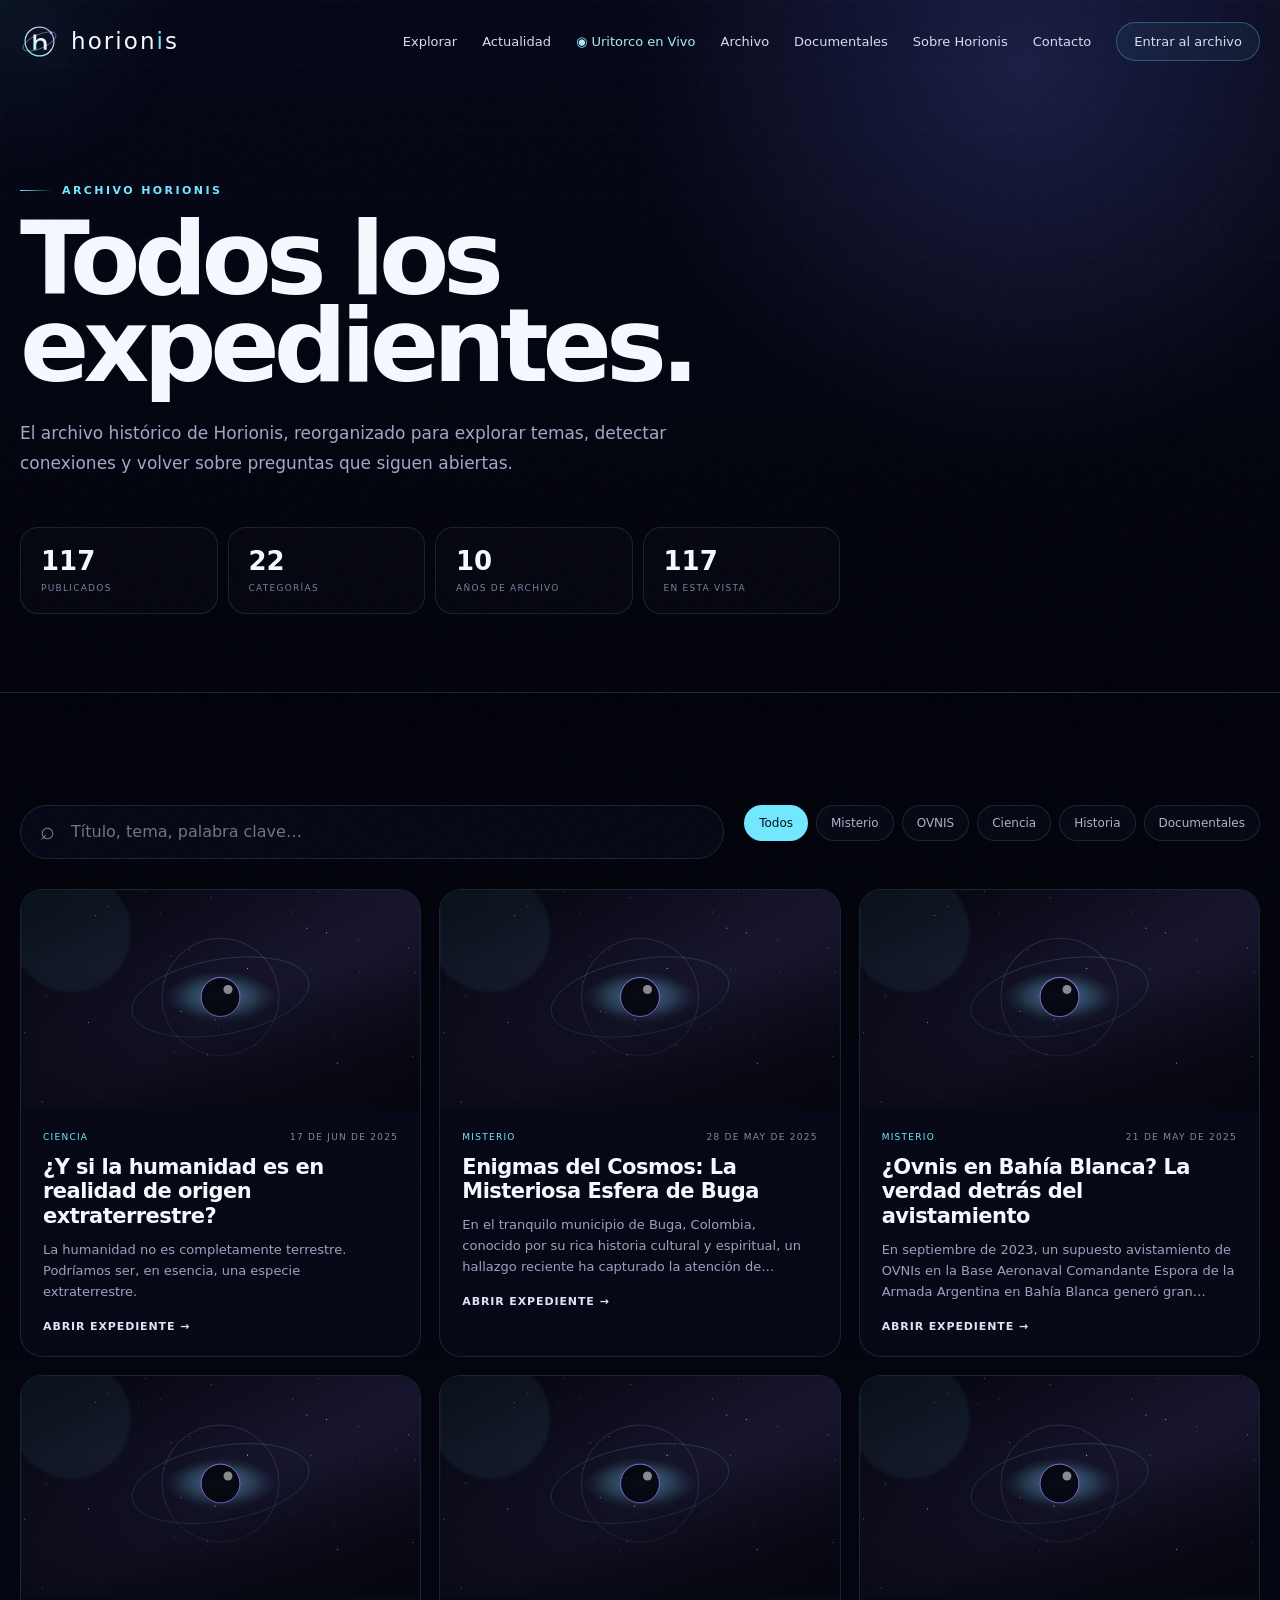
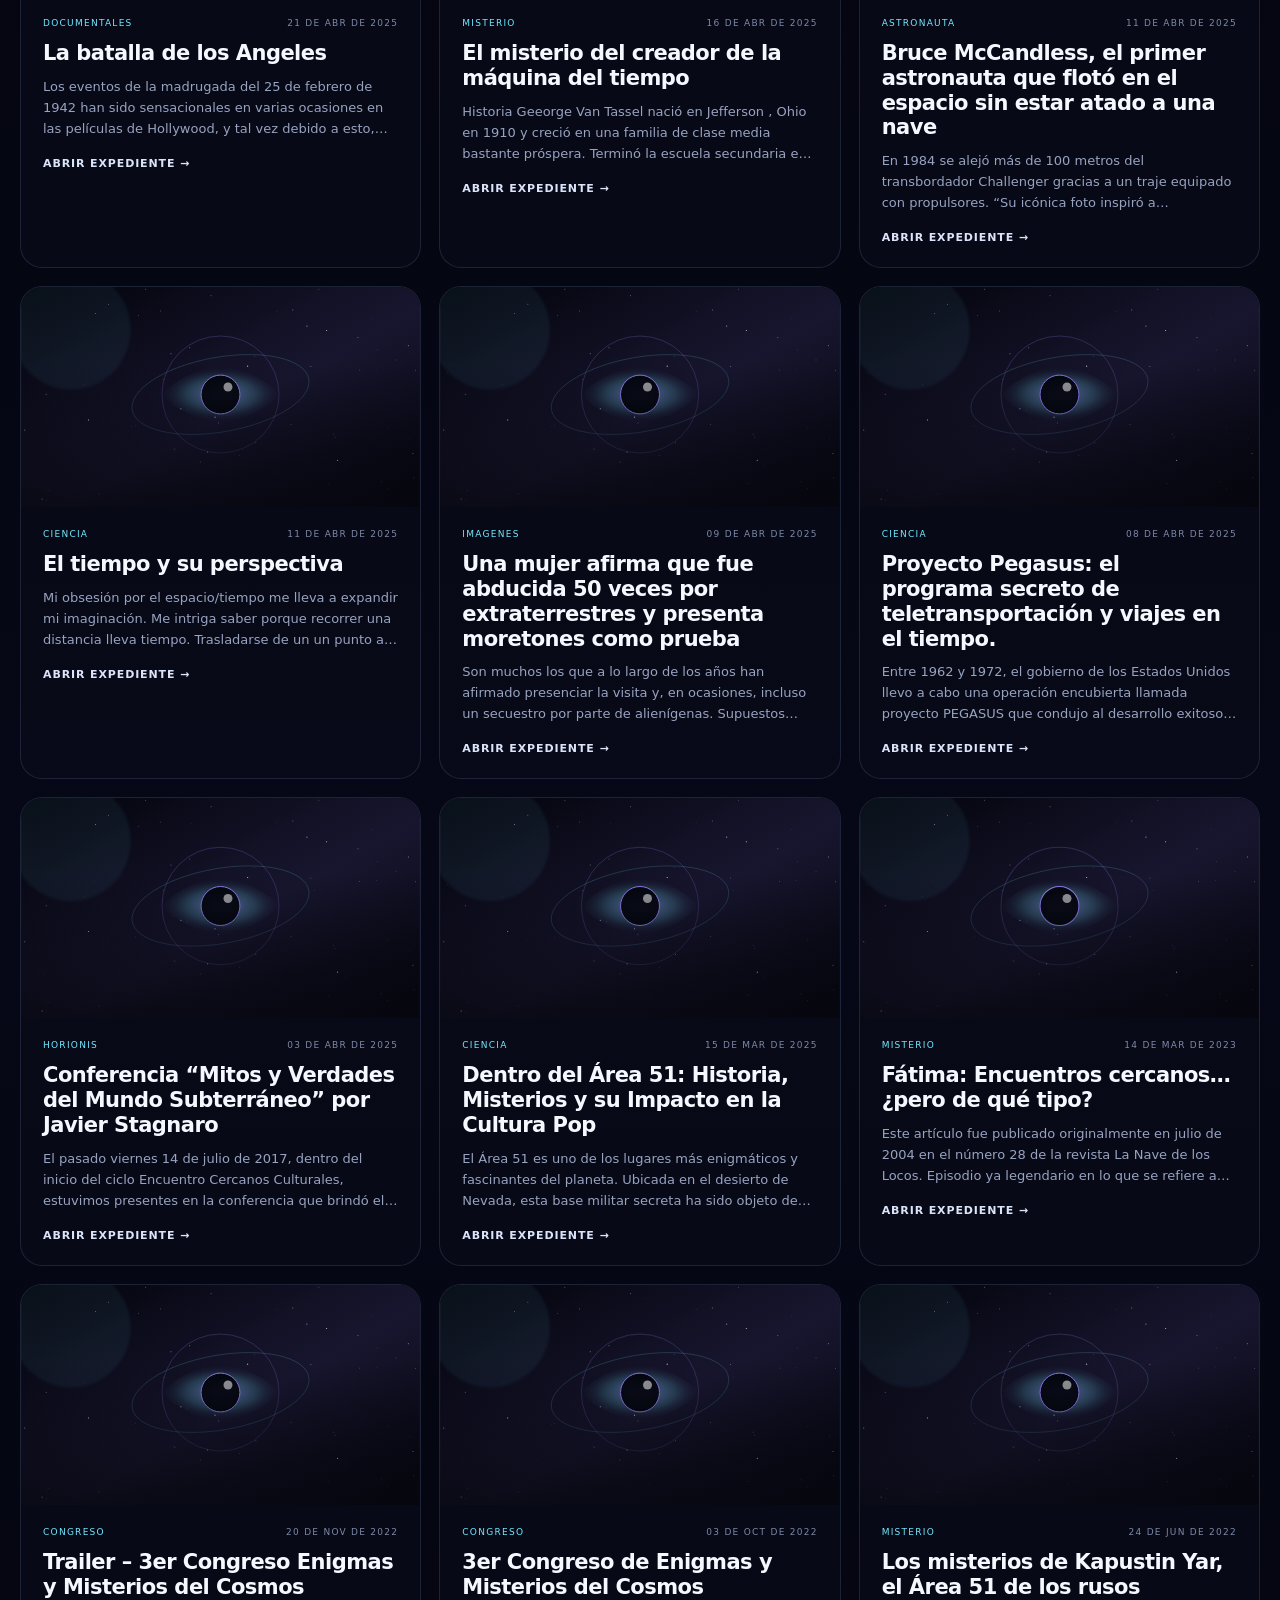
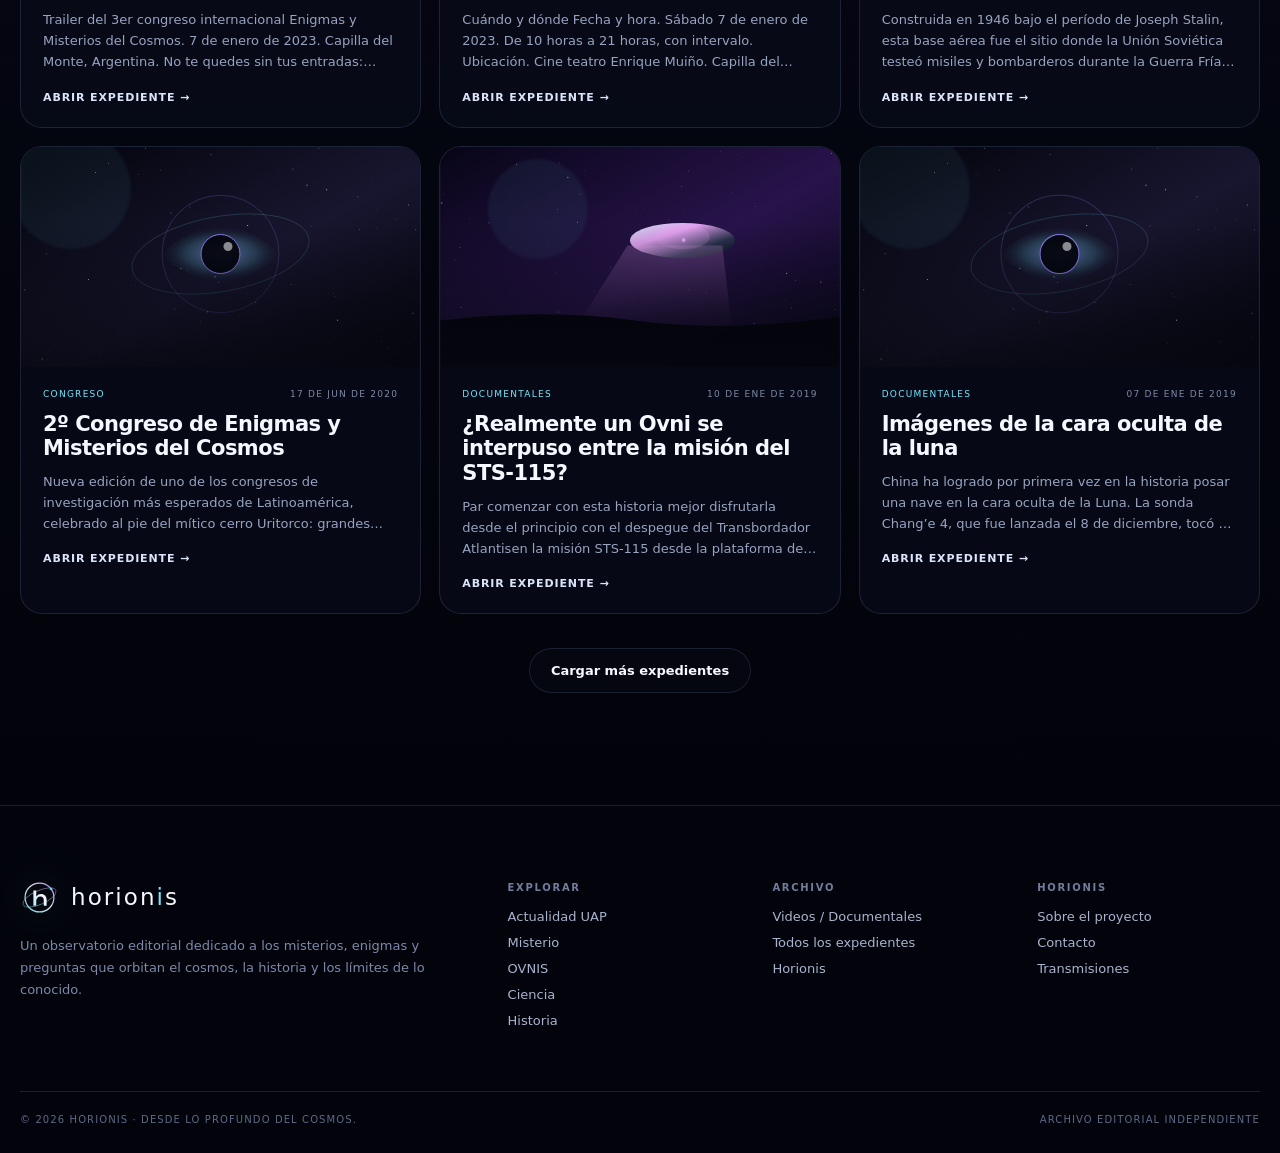
<file: archivo.html>
<!doctype html><html lang="es"><head><!-- Google tag (gtag.js) --><script async src="https://www.googletagmanager.com/gtag/js?id=G-SL8PKXR4TY"></script><script>window.dataLayer=window.dataLayer||[];function gtag(){dataLayer.push(arguments)}gtag('js',new Date());gtag('config','G-SL8PKXR4TY');</script><meta charset="utf-8"><meta name="viewport" content="width=device-width,initial-scale=1"><title>Archivo · Horionis</title><meta name="description" content="Explorá el archivo completo de Horionis: Misterio, OVNIS, Ciencia, Historia y Documentales."><meta name="theme-color" content="#02030a"><meta property="og:type" content="website"><meta property="og:site_name" content="Horionis"><meta property="og:title" content="Archivo · Horionis"><meta property="og:description" content="Explorá el archivo completo de Horionis: Misterio, OVNIS, Ciencia, Historia y Documentales."><link rel="icon" href="assets/logo-horionis.svg"><link rel="stylesheet" href="css/styles-01.css"><link rel="stylesheet" href="css/styles-02.css"><link rel="stylesheet" href="css/styles-03.css"><link rel="stylesheet" href="css/styles-04.css"><link rel="stylesheet" href="css/styles-05.css"><link rel="stylesheet" href="css/styles-06.css"><link rel="canonical" href="https://horionis.com/archivo"><link rel="manifest" href="/site.webmanifest"></head><body><div class="cursor-glow"></div><header class="nav"><div class="container nav-inner"><a class="brand" href="/"><img class="brand-mark" src="assets/logo-horionis.svg" alt="Horionis"><span class="wordmark">horion<i>i</i>s</span></a><nav class="nav-links" aria-label="Principal"><a href="/#explorar">Explorar</a><a href="/actualidad">Actualidad</a><a href="/uritorco-en-vivo" style="color:#a7ecfc;white-space:nowrap">◉ Uritorco en Vivo</a><a href="/archivo">Archivo</a><a href="/documentales">Documentales</a><a href="/sobre-horionis">Sobre Horionis</a><a href="/contacto">Contacto</a><a class="nav-cta" href="/archivo">Entrar al archivo</a></nav><button class="menu-btn" aria-label="Abrir menú">☰</button></div></header><main><section class="page-hero"><div class="container"><div class="eyebrow">Archivo Horionis</div><h1>Todos los<br>expedientes.</h1><p>El archivo histórico de Horionis, reorganizado para explorar temas, detectar conexiones y volver sobre preguntas que siguen abiertas.</p><div class="archive-stats"><div><b id="count">—</b><span>publicados</span></div><div><b id="cats">—</b><span>categorías</span></div><div><b id="years">—</b><span>años de archivo</span></div><div><b id="resultCount">—</b><span>en esta vista</span></div></div></div></section><section class="section archive"><div class="container"><div class="archive-toolbar"><div class="search"><input id="archiveSearch" type="search" placeholder="Título, tema, palabra clave…" aria-label="Buscar"></div><div class="filters"><button class="filter-btn active" data-cat="Todos">Todos</button><button class="filter-btn" data-cat="Misterio">Misterio</button><button class="filter-btn" data-cat="OVNIS">OVNIS</button><button class="filter-btn" data-cat="Ciencia">Ciencia</button><button class="filter-btn" data-cat="Historia">Historia</button><button class="filter-btn" data-cat="Documentales">Documentales</button></div></div><div class="blog-grid" id="blogGrid"></div><div class="loadmore-wrap"><button id="loadMore" class="btn secondary">Cargar más expedientes</button></div></div></section></main><footer class="footer"><div class="container"><div class="footer-grid"><div class="footer-brand"><a class="brand" href="/"><img class="brand-mark" src="assets/logo-horionis.svg" alt="Horionis"><span class="wordmark">horion<i>i</i>s</span></a><p>Un observatorio editorial dedicado a los misterios, enigmas y preguntas que orbitan el cosmos, la historia y los límites de lo conocido.</p></div><div><h4>Explorar</h4><a href="/actualidad">Actualidad UAP</a><a href="/archivo?cat=Misterio">Misterio</a><a href="/archivo?cat=OVNIS">OVNIS</a><a href="/archivo?cat=Ciencia">Ciencia</a><a href="/archivo?cat=Historia">Historia</a></div><div><h4>Archivo</h4><a href="/documentales">Videos / Documentales</a><a href="/archivo">Todos los expedientes</a><a href="/archivo?cat=Horionis">Horionis</a></div><div><h4>Horionis</h4><a href="/sobre-horionis">Sobre el proyecto</a><a href="/contacto">Contacto</a><a href="/#newsletter">Transmisiones</a></div></div><div class="footer-bottom"><span>© <span id="year"></span> Horionis · Desde lo profundo del cosmos.</span><span>Archivo editorial independiente</span></div></div></footer><script src="js/posts-static.js?v=20261004-2140"></script><script src="js/common.js?v=20261009-2"></script><script src="js/blog.js?v=20261004-2140"></script></body></html>
</file>
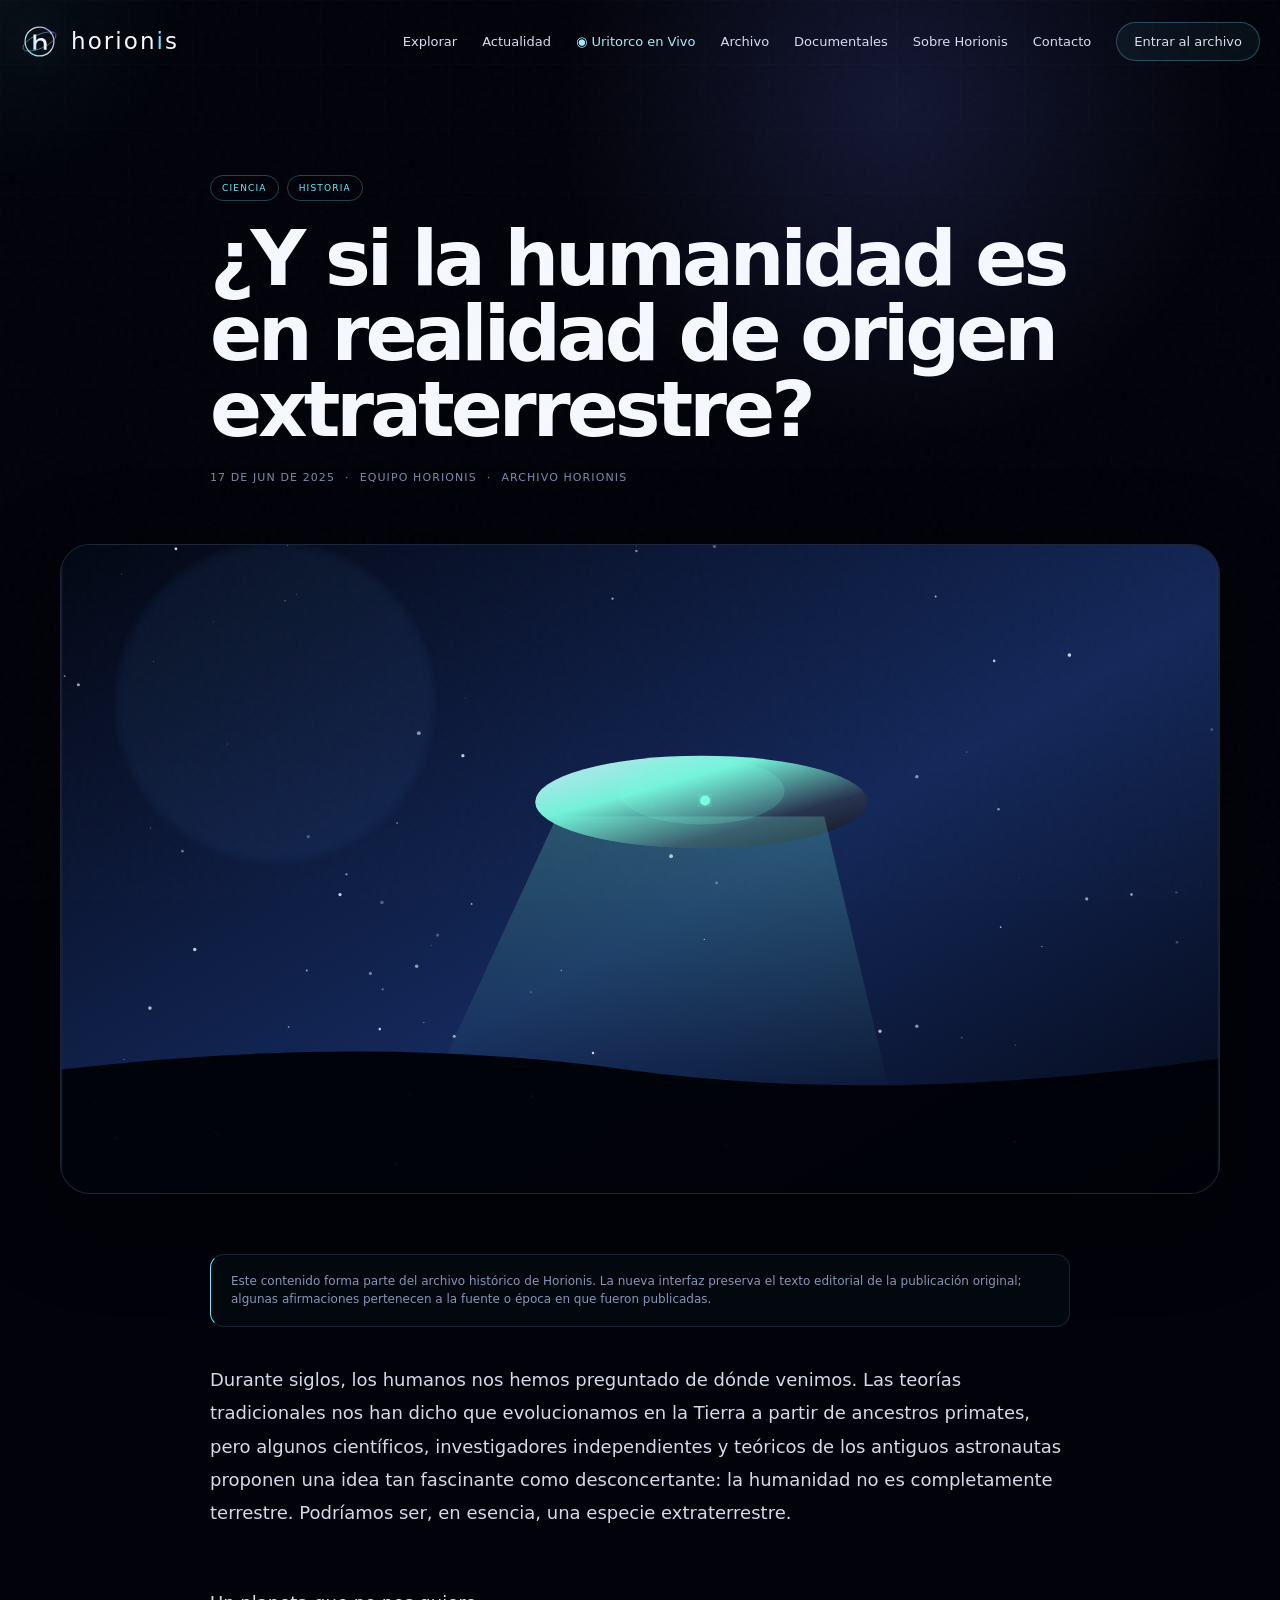
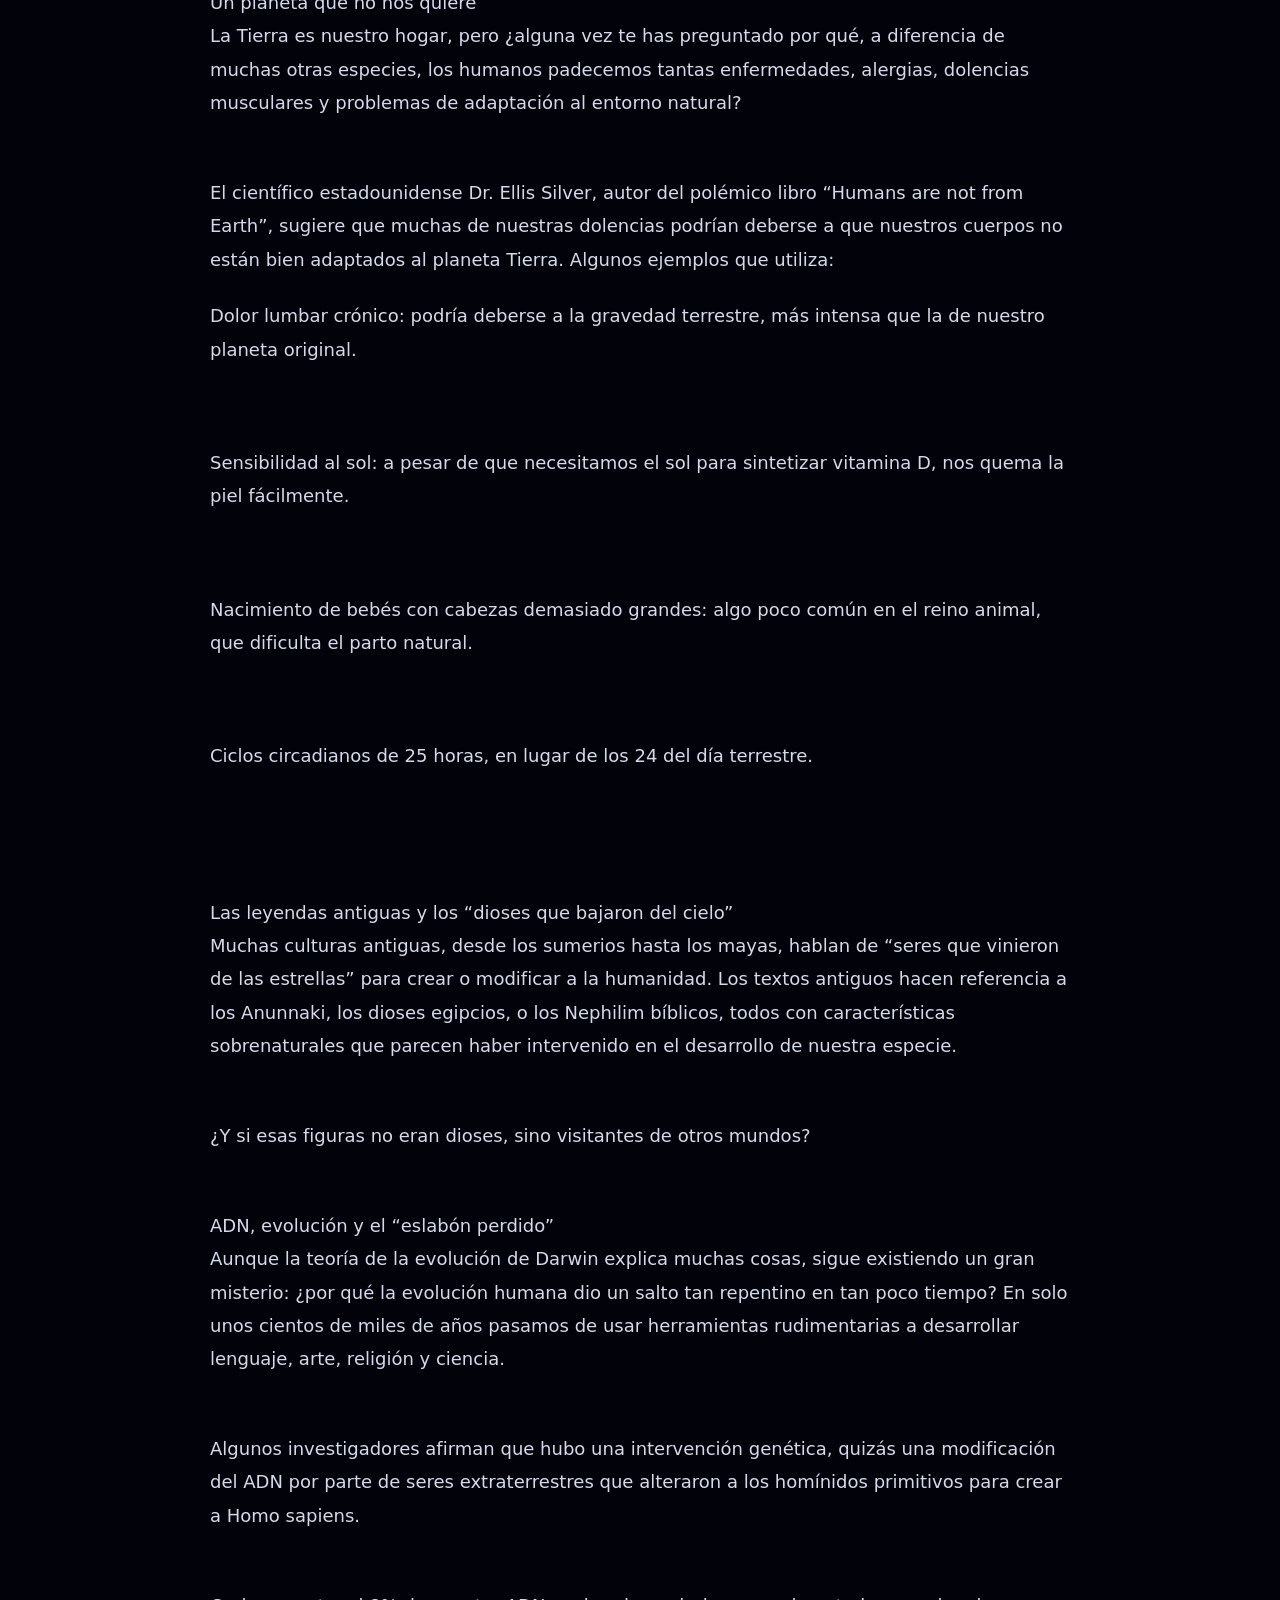
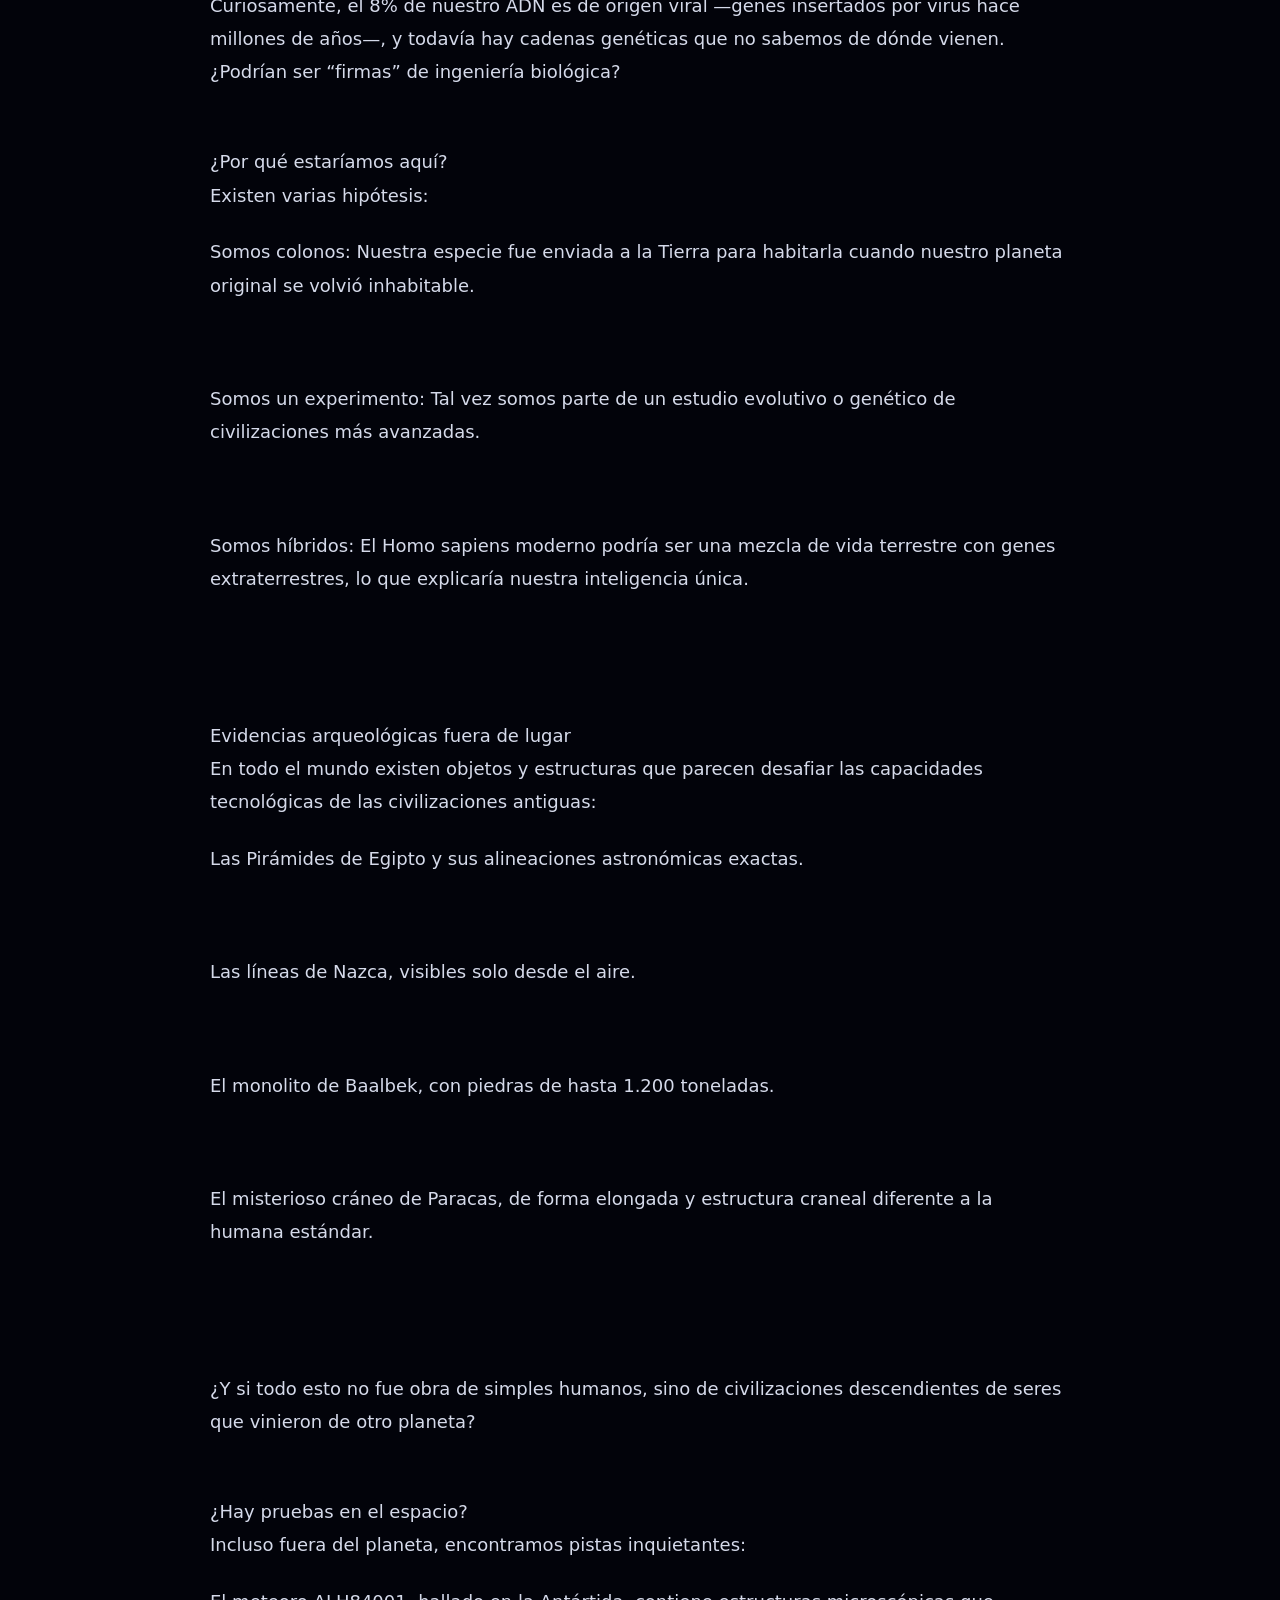
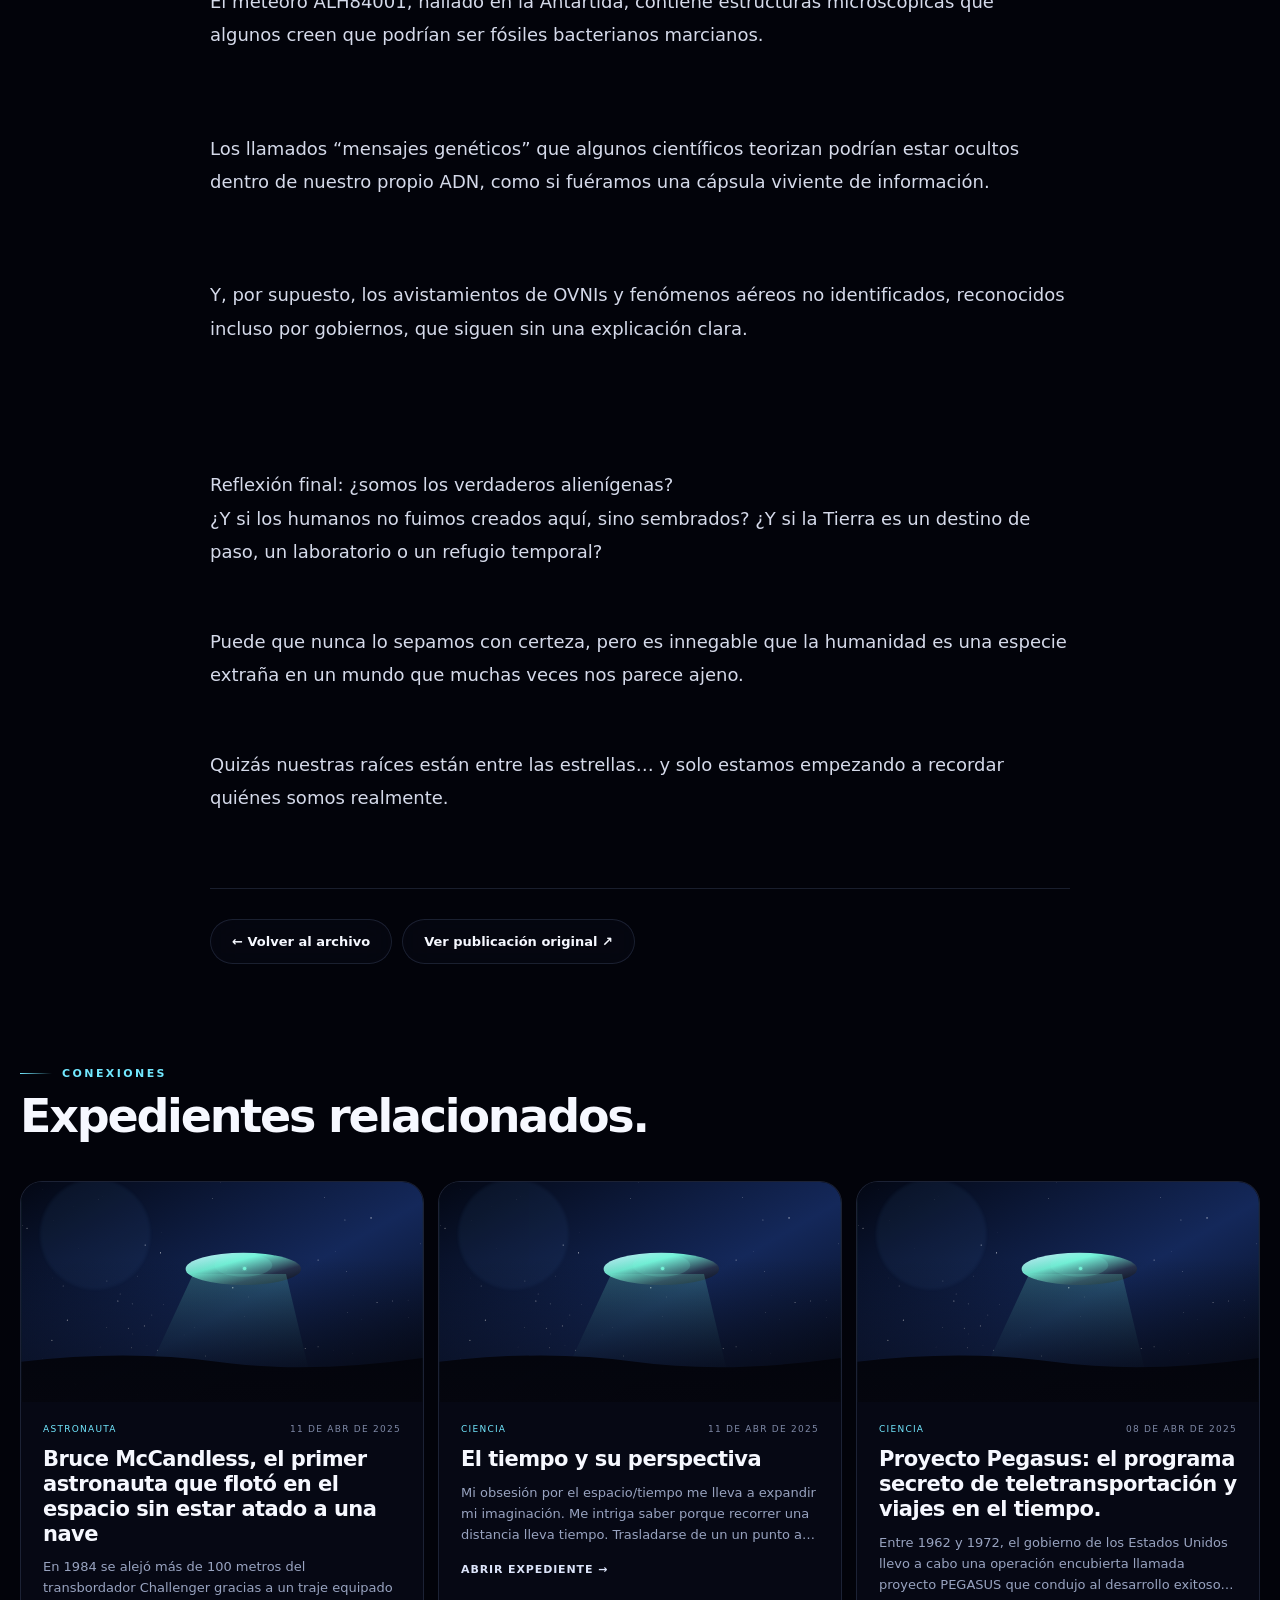
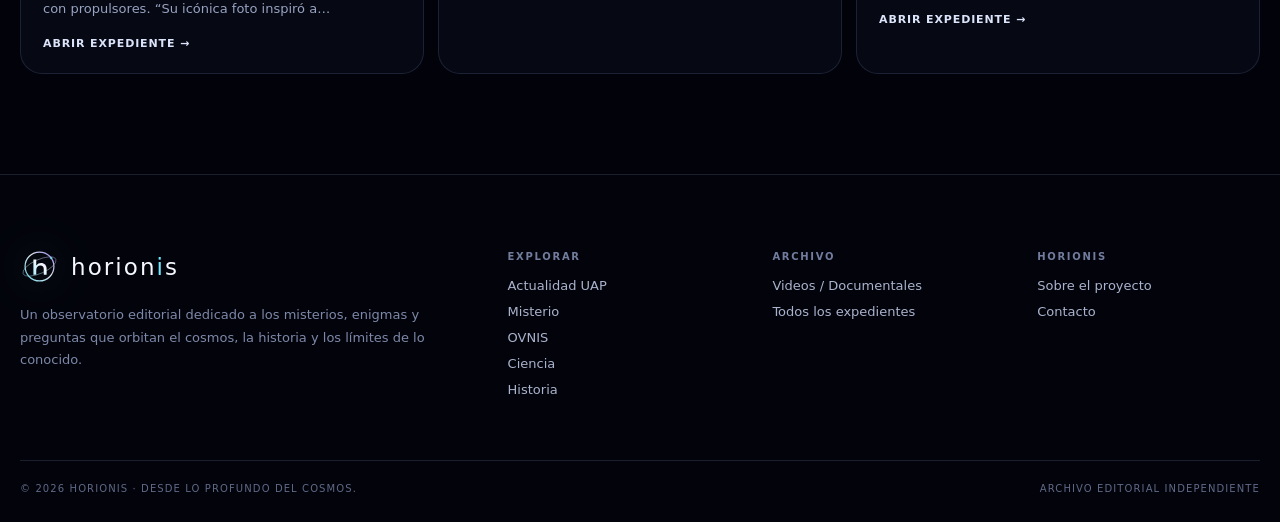
<file: article.html>
<!doctype html><html lang="es"><head><!-- Google tag (gtag.js) --><script async src="https://www.googletagmanager.com/gtag/js?id=G-SL8PKXR4TY"></script><script>window.dataLayer=window.dataLayer||[];function gtag(){dataLayer.push(arguments)}gtag('js',new Date());gtag('config','G-SL8PKXR4TY');</script><meta charset="utf-8"><meta name="viewport" content="width=device-width,initial-scale=1"><title>Expediente · Horionis</title><meta name="description" content="Artículo del archivo Horionis."><meta name="theme-color" content="#02030a"><meta property="og:type" content="article"><meta property="og:site_name" content="Horionis"><link rel="icon" href="assets/logo-horionis.svg"><link rel="stylesheet" href="css/styles-01.css"><link rel="stylesheet" href="css/styles-02.css"><link rel="stylesheet" href="css/styles-03.css"><link rel="stylesheet" href="css/styles-04.css"><link rel="stylesheet" href="css/styles-05.css"><link rel="stylesheet" href="css/styles-06.css"></head><body><div class="cursor-glow"></div><header class="nav"><div class="container nav-inner"><a class="brand" href="/"><img class="brand-mark" src="assets/logo-horionis.svg" alt="Horionis"><span class="wordmark">horion<i>i</i>s</span></a><nav class="nav-links" aria-label="Principal"><a href="/#explorar">Explorar</a><a href="/actualidad">Actualidad</a><a href="/uritorco-en-vivo" style="color:#a7ecfc;white-space:nowrap">◉ Uritorco en Vivo</a><a href="/archivo">Archivo</a><a href="/documentales">Documentales</a><a href="/sobre-horionis">Sobre Horionis</a><a href="/contacto">Contacto</a><a class="nav-cta" href="/archivo">Entrar al archivo</a></nav><button class="menu-btn" aria-label="Abrir menú">☰</button></div></header><main><section class="article-hero"><div class="article-shell"><div class="article-cats" id="cats"></div><h1 class="article-title" id="title">Expediente Horionis</h1><div class="article-submeta"><span id="date"></span><span>·</span><span id="author"></span><span>·</span><span>Archivo Horionis</span></div></div></section><div class="article-cover"><img id="cover" alt=""></div><article class="article-shell"><div class="article-note">Este contenido forma parte del archivo histórico de Horionis. La nueva interfaz preserva el texto editorial de la publicación original; algunas afirmaciones pertenecen a la fuente o época en que fueron publicadas.</div><div class="article-content" id="content"></div><div class="article-back"><a class="btn secondary" href="/archivo">← Volver al archivo</a><a class="btn secondary" id="source" target="_blank" rel="noopener">Ver publicación original ↗</a></div></article><section class="related"><div class="container"><div class="section-head"><div><div class="eyebrow">Conexiones</div><h2 class="section-title" style="font-size:46px">Expedientes relacionados.</h2></div></div><div class="related-grid" id="relatedGrid"></div></div></section></main><footer class="footer"><div class="container"><div class="footer-grid"><div class="footer-brand"><a class="brand" href="/"><img class="brand-mark" src="assets/logo-horionis.svg" alt="Horionis"><span class="wordmark">horion<i>i</i>s</span></a><p>Un observatorio editorial dedicado a los misterios, enigmas y preguntas que orbitan el cosmos, la historia y los límites de lo conocido.</p></div><div><h4>Explorar</h4><a href="/actualidad">Actualidad UAP</a><a href="/archivo?cat=Misterio">Misterio</a><a href="/archivo?cat=OVNIS">OVNIS</a><a href="/archivo?cat=Ciencia">Ciencia</a><a href="/archivo?cat=Historia">Historia</a></div><div><h4>Archivo</h4><a href="/documentales">Videos / Documentales</a><a href="/archivo">Todos los expedientes</a></div><div><h4>Horionis</h4><a href="/sobre-horionis">Sobre el proyecto</a><a href="/contacto">Contacto</a></div></div><div class="footer-bottom"><span>© <span id="year"></span> Horionis · Desde lo profundo del cosmos.</span><span>Archivo editorial independiente</span></div></div></footer><script src="js/posts-static.js?v=20261004-2140"></script><script src="js/posts-content-static.js?v=20261004-2140"></script><script src="js/common.js?v=20261009-2"></script><script src="js/article.js?v=20261004-2140"></script></body></html>
</file>
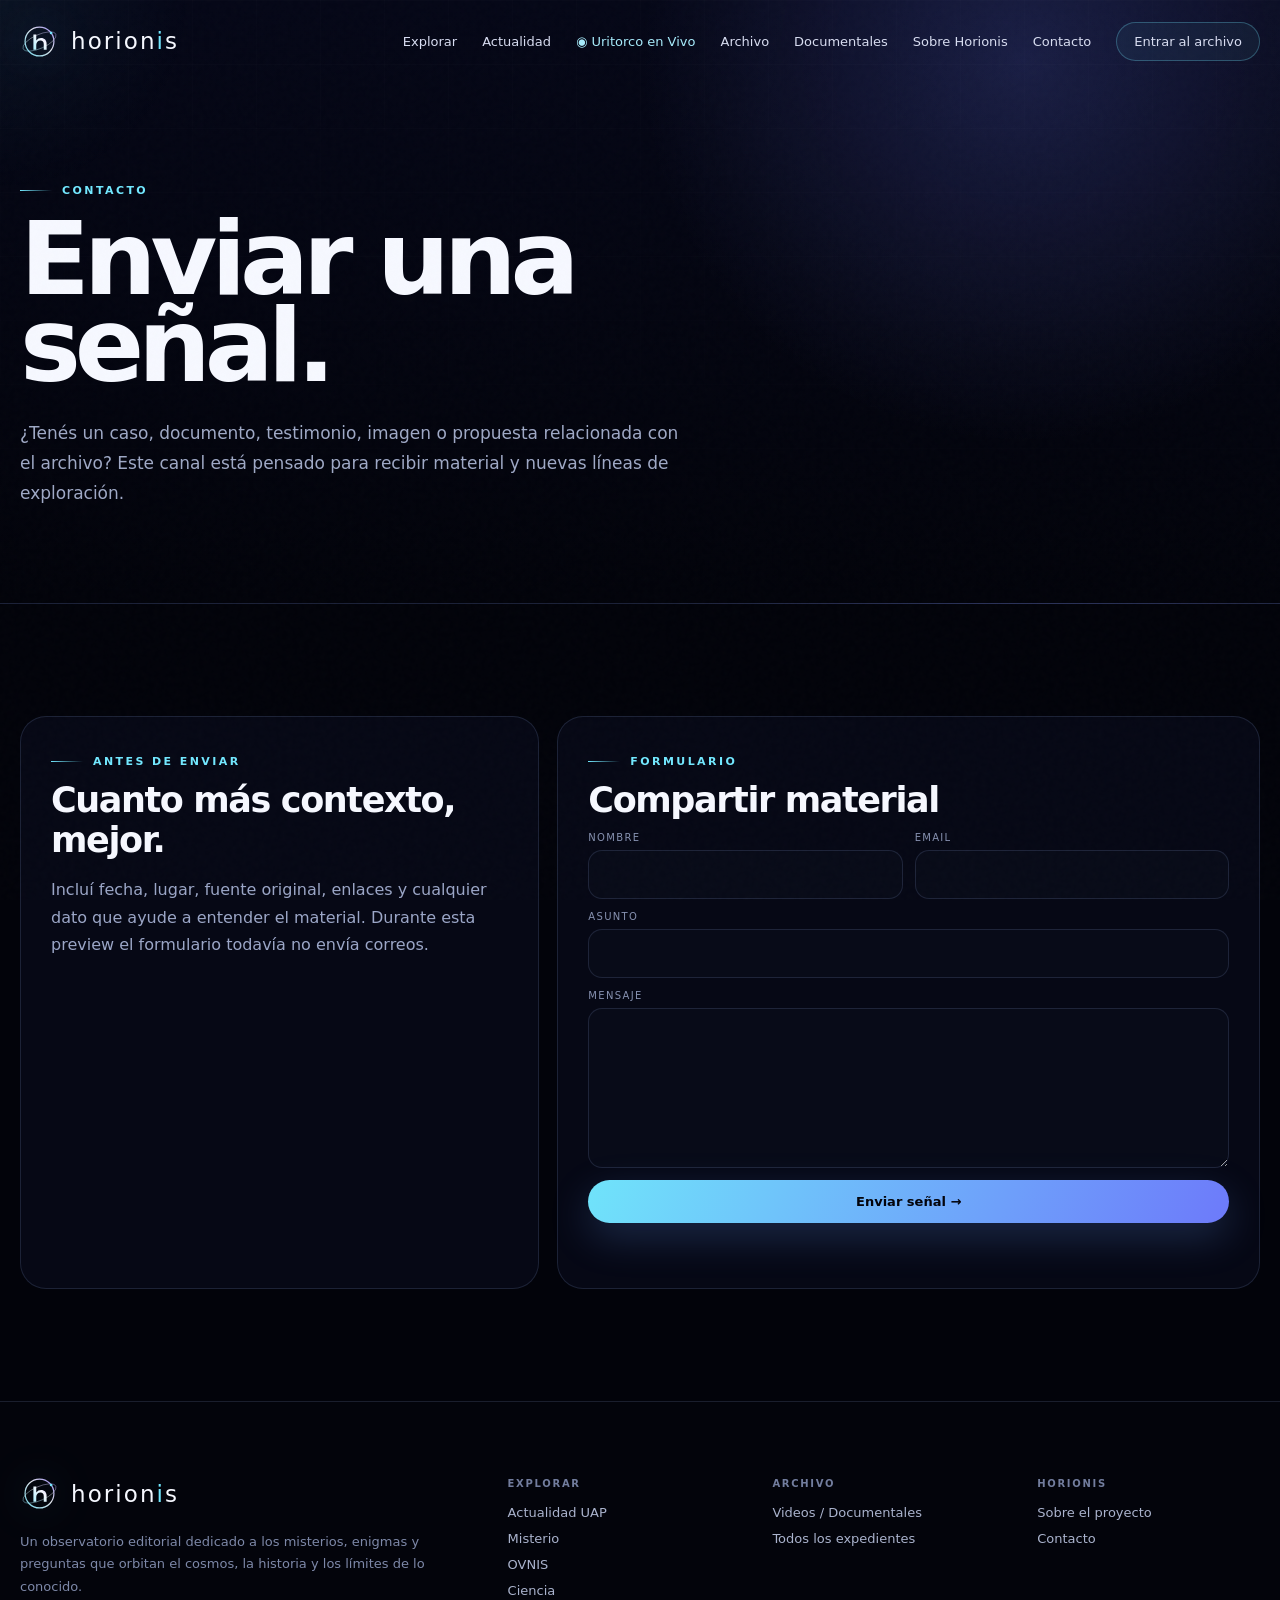
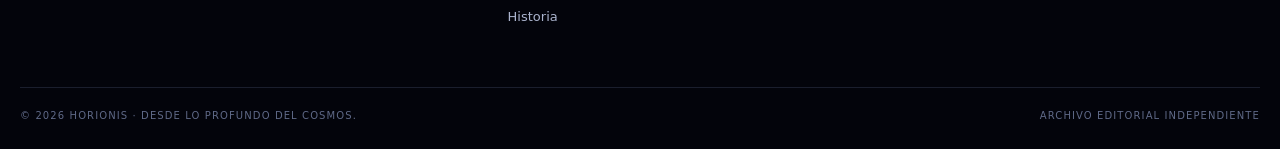
<file: contacto.html>
<!doctype html><html lang="es"><head><!-- Google tag (gtag.js) --><script async src="https://www.googletagmanager.com/gtag/js?id=G-SL8PKXR4TY"></script><script>window.dataLayer=window.dataLayer||[];function gtag(){dataLayer.push(arguments)}gtag('js',new Date());gtag('config','G-SL8PKXR4TY');</script><meta charset="utf-8"><meta name="viewport" content="width=device-width,initial-scale=1"><title>Contacto · Horionis</title><meta name="description" content="Contactá a Horionis para compartir material, casos, documentos o propuestas."><meta name="theme-color" content="#02030a"><link rel="canonical" href="https://horionis.com/contacto"><link rel="icon" href="assets/logo-horionis.svg"><link rel="stylesheet" href="css/styles-01.css"><link rel="stylesheet" href="css/styles-02.css"><link rel="stylesheet" href="css/styles-03.css"><link rel="stylesheet" href="css/styles-04.css"><link rel="stylesheet" href="css/styles-05.css"><link rel="stylesheet" href="css/styles-06.css"></head><body><div class="cursor-glow"></div><header class="nav"><div class="container nav-inner"><a class="brand" href="/"><img class="brand-mark" src="assets/logo-horionis.svg" alt="Horionis"><span class="wordmark">horion<i>i</i>s</span></a><nav class="nav-links" aria-label="Principal"><a href="/#explorar">Explorar</a><a href="/actualidad">Actualidad</a><a href="/uritorco-en-vivo" style="color:#a7ecfc;white-space:nowrap">◉ Uritorco en Vivo</a><a href="/archivo">Archivo</a><a href="/documentales">Documentales</a><a href="/sobre-horionis">Sobre Horionis</a><a href="/contacto">Contacto</a><a class="nav-cta" href="/archivo">Entrar al archivo</a></nav><button class="menu-btn" aria-label="Abrir menú">☰</button></div></header><main><section class="page-hero"><div class="container"><div class="eyebrow">Contacto</div><h1>Enviar una<br>señal.</h1><p>¿Tenés un caso, documento, testimonio, imagen o propuesta relacionada con el archivo? Este canal está pensado para recibir material y nuevas líneas de exploración.</p></div></section><section class="section"><div class="container"><div class="contact-grid"><div class="contact-card reveal"><div class="eyebrow">Antes de enviar</div><h2>Cuanto más contexto, mejor.</h2><p>Incluí fecha, lugar, fuente original, enlaces y cualquier dato que ayude a entender el material. Durante esta preview el formulario todavía no envía correos.</p></div><div class="form-card reveal"><div class="eyebrow">Formulario</div><h2>Compartir material</h2><form class="form-grid" data-demo-form><div class="field"><label>Nombre</label><input required name="name"></div><div class="field"><label>Email</label><input required type="email" name="email"></div><div class="field full"><label>Asunto</label><input required name="subject"></div><div class="field full"><label>Mensaje</label><textarea required name="message"></textarea></div><div class="field full"><button class="btn primary" type="submit">Enviar señal →</button><div class="form-status"></div></div></form></div></div></div></section></main><footer class="footer"><div class="container"><div class="footer-grid"><div class="footer-brand"><a class="brand" href="/"><img class="brand-mark" src="assets/logo-horionis.svg" alt="Horionis"><span class="wordmark">horion<i>i</i>s</span></a><p>Un observatorio editorial dedicado a los misterios, enigmas y preguntas que orbitan el cosmos, la historia y los límites de lo conocido.</p></div><div><h4>Explorar</h4><a href="/actualidad">Actualidad UAP</a><a href="/archivo?cat=Misterio">Misterio</a><a href="/archivo?cat=OVNIS">OVNIS</a><a href="/archivo?cat=Ciencia">Ciencia</a><a href="/archivo?cat=Historia">Historia</a></div><div><h4>Archivo</h4><a href="/documentales">Videos / Documentales</a><a href="/archivo">Todos los expedientes</a></div><div><h4>Horionis</h4><a href="/sobre-horionis">Sobre el proyecto</a><a href="/contacto">Contacto</a></div></div><div class="footer-bottom"><span>© <span id="year"></span> Horionis · Desde lo profundo del cosmos.</span><span>Archivo editorial independiente</span></div></div></footer><script src="js/common.js"></script><script src="js/forms.js"></script></body></html>
</file>
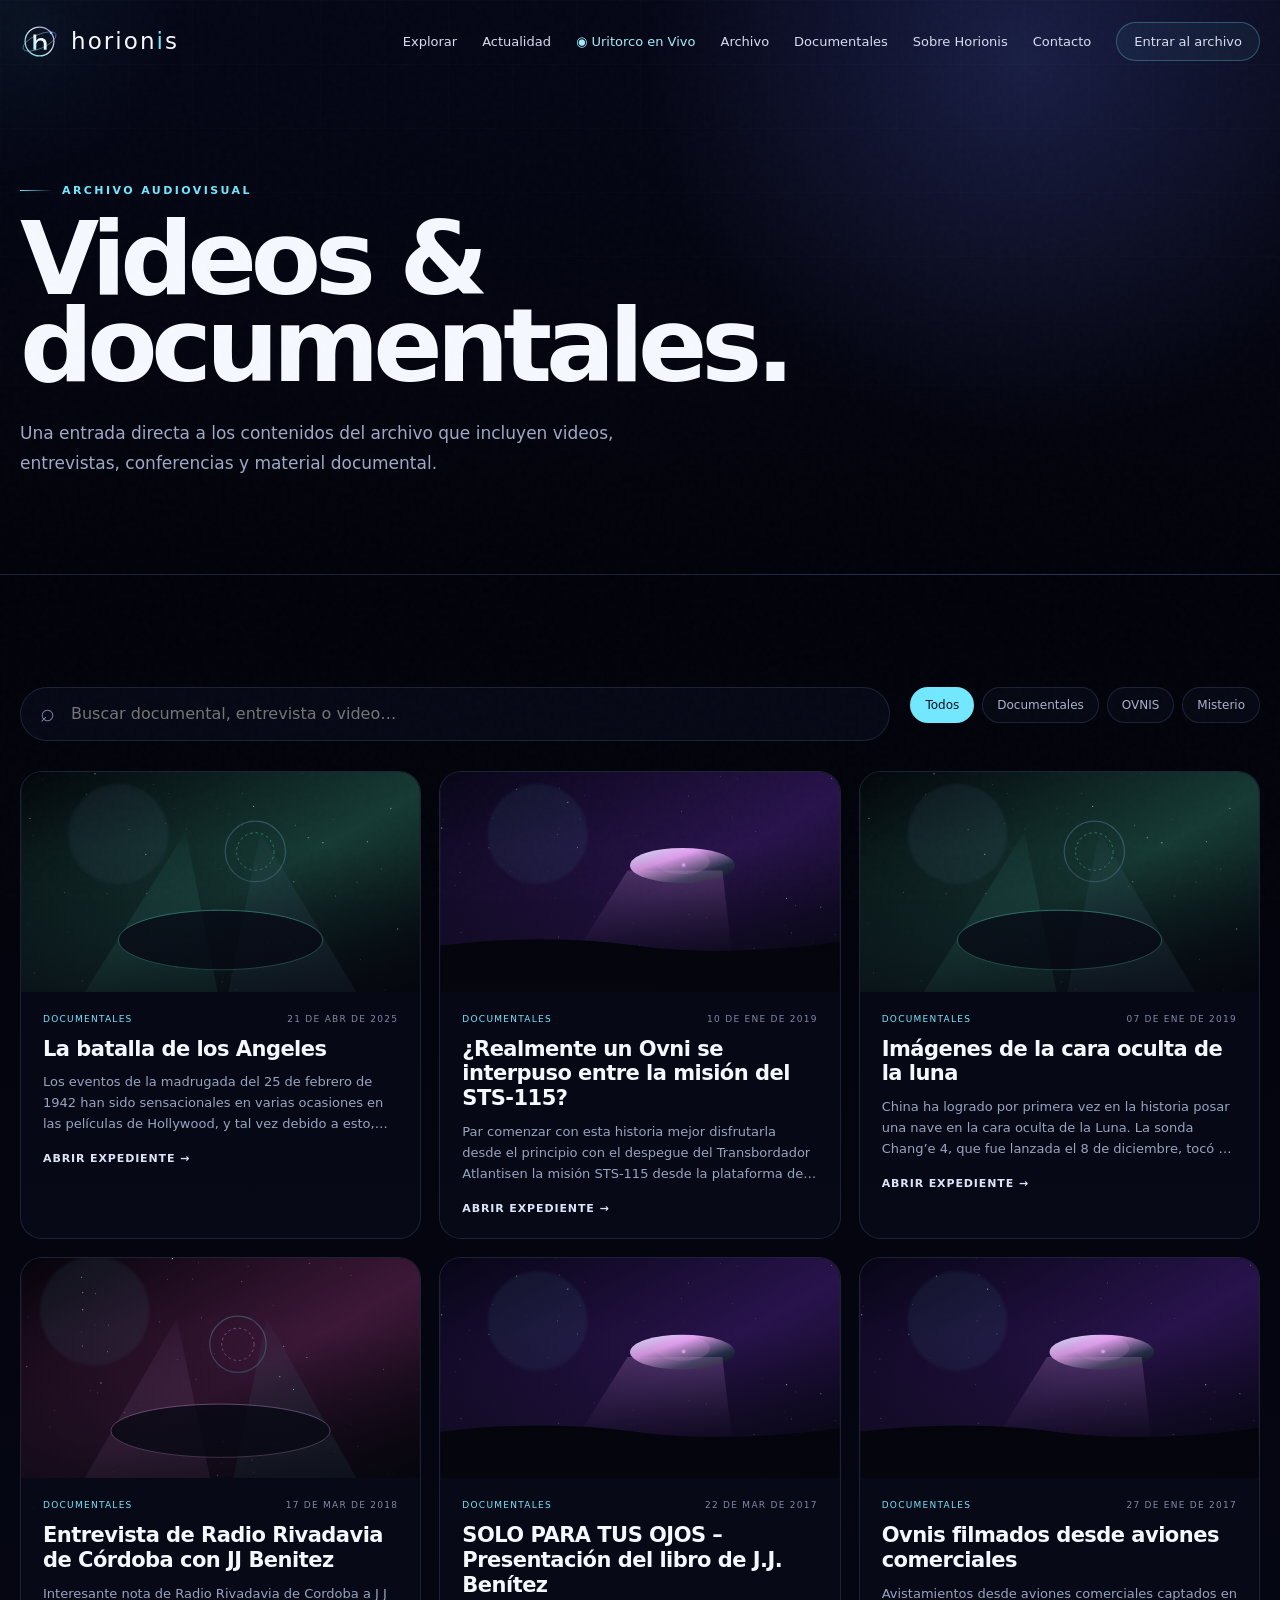
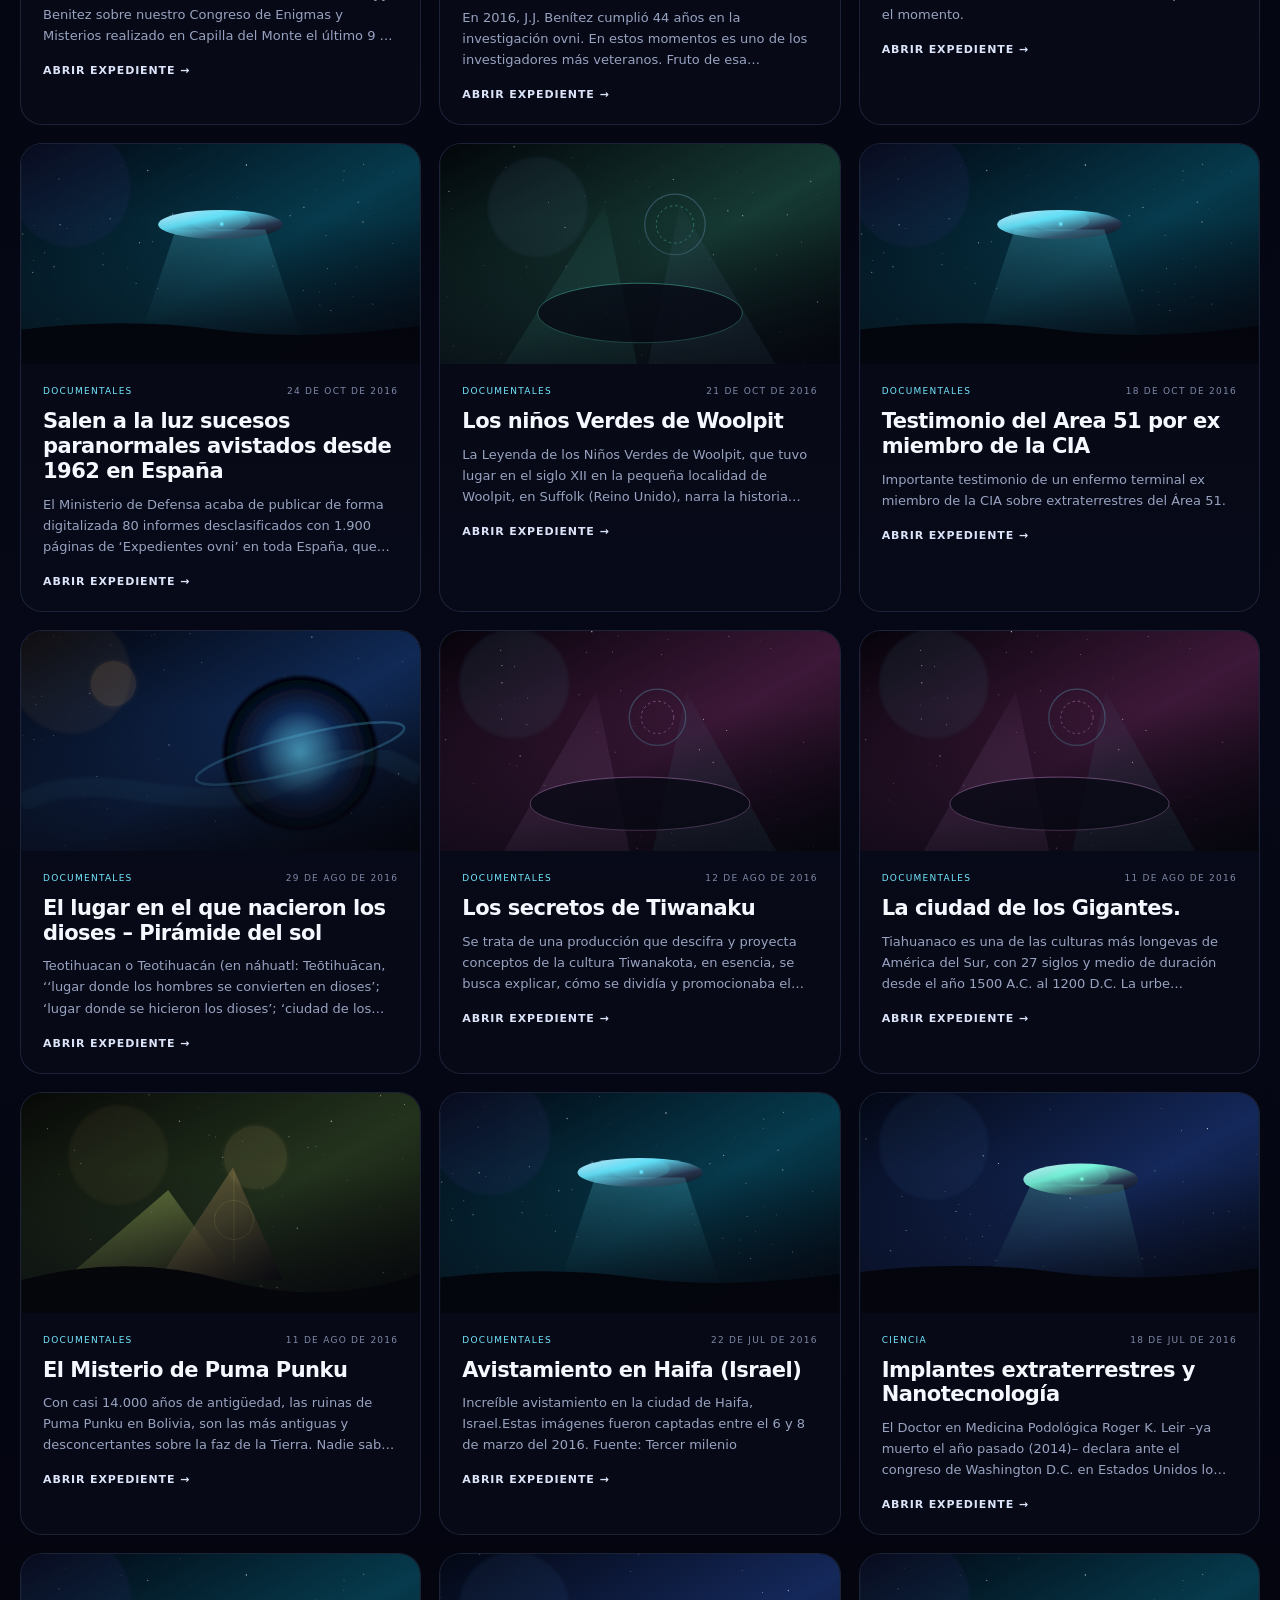
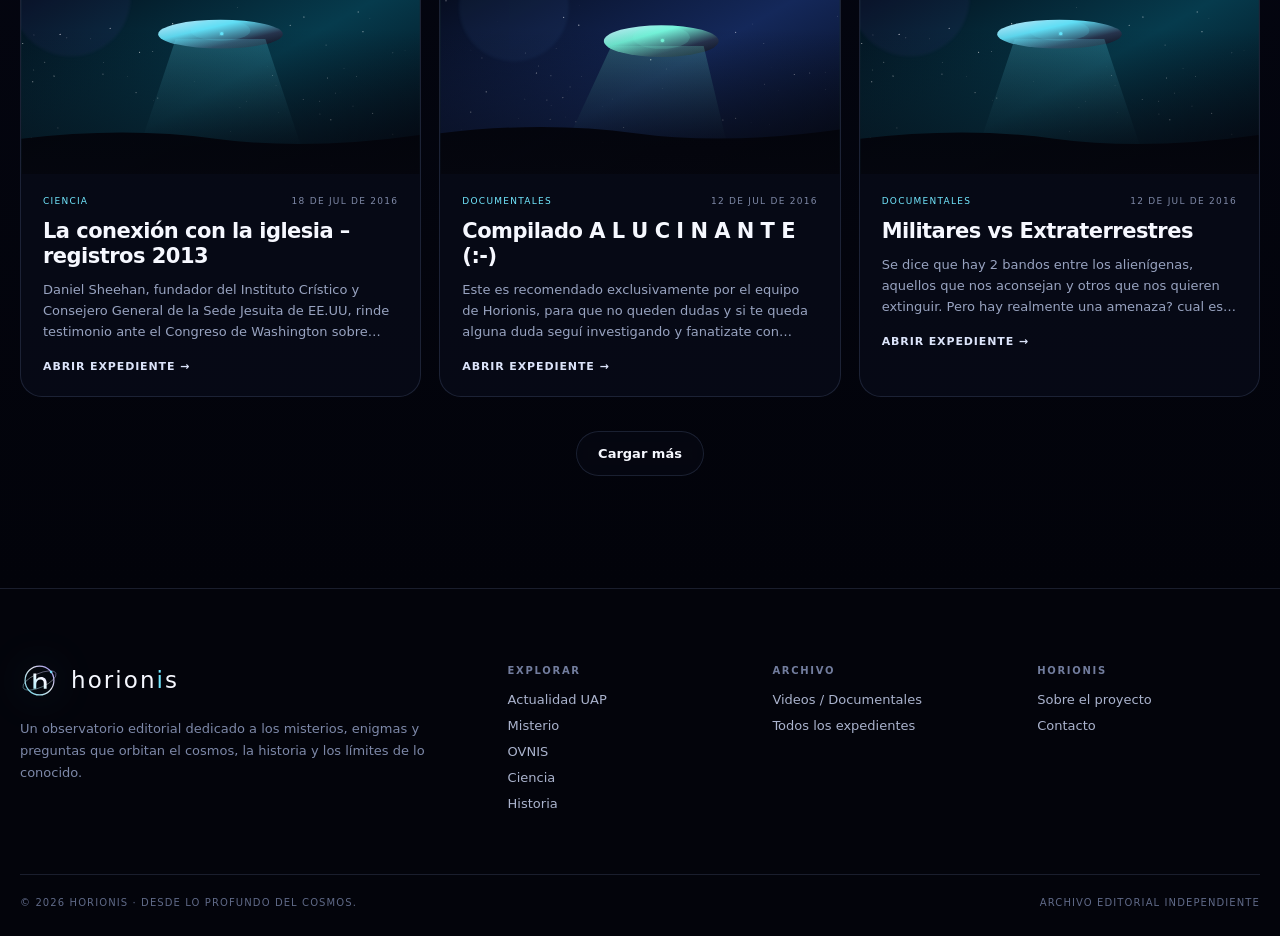
<file: documentales.html>
<!doctype html><html lang="es"><head><!-- Google tag (gtag.js) --><script async src="https://www.googletagmanager.com/gtag/js?id=G-SL8PKXR4TY"></script><script>window.dataLayer=window.dataLayer||[];function gtag(){dataLayer.push(arguments)}gtag('js',new Date());gtag('config','G-SL8PKXR4TY');</script><meta charset="utf-8"><meta name="viewport" content="width=device-width,initial-scale=1"><title>Videos y Documentales · Horionis</title><meta name="description" content="Documentales, entrevistas, conferencias y registros audiovisuales del archivo Horionis."><meta name="theme-color" content="#02030a"><link rel="canonical" href="https://horionis.com/documentales"><link rel="icon" href="assets/logo-horionis.svg"><link rel="stylesheet" href="css/styles-01.css"><link rel="stylesheet" href="css/styles-02.css"><link rel="stylesheet" href="css/styles-03.css"><link rel="stylesheet" href="css/styles-04.css"><link rel="stylesheet" href="css/styles-05.css"><link rel="stylesheet" href="css/styles-06.css"></head><body><div class="cursor-glow"></div><header class="nav"><div class="container nav-inner"><a class="brand" href="/"><img class="brand-mark" src="assets/logo-horionis.svg" alt="Horionis"><span class="wordmark">horion<i>i</i>s</span></a><nav class="nav-links" aria-label="Principal"><a href="/#explorar">Explorar</a><a href="/actualidad">Actualidad</a><a href="/uritorco-en-vivo" style="color:#a7ecfc;white-space:nowrap">◉ Uritorco en Vivo</a><a href="/archivo">Archivo</a><a href="/documentales">Documentales</a><a href="/sobre-horionis">Sobre Horionis</a><a href="/contacto">Contacto</a><a class="nav-cta" href="/archivo">Entrar al archivo</a></nav><button class="menu-btn" aria-label="Abrir menú">☰</button></div></header><main><section class="page-hero"><div class="container"><div class="eyebrow">Archivo audiovisual</div><h1>Videos &<br>documentales.</h1><p>Una entrada directa a los contenidos del archivo que incluyen videos, entrevistas, conferencias y material documental.</p></div></section><section class="section archive"><div class="container"><div class="archive-toolbar"><div class="search"><input id="archiveSearch" type="search" placeholder="Buscar documental, entrevista o video…" aria-label="Buscar"></div><div class="filters"><button class="filter-btn active" data-cat="Todos">Todos</button><button class="filter-btn" data-cat="Documentales">Documentales</button><button class="filter-btn" data-cat="OVNIS">OVNIS</button><button class="filter-btn" data-cat="Misterio">Misterio</button></div></div><div class="blog-grid" id="blogGrid"></div><div class="loadmore-wrap"><button id="loadMore" class="btn secondary">Cargar más</button></div></div></section></main><footer class="footer"><div class="container"><div class="footer-grid"><div class="footer-brand"><a class="brand" href="/"><img class="brand-mark" src="assets/logo-horionis.svg" alt="Horionis"><span class="wordmark">horion<i>i</i>s</span></a><p>Un observatorio editorial dedicado a los misterios, enigmas y preguntas que orbitan el cosmos, la historia y los límites de lo conocido.</p></div><div><h4>Explorar</h4><a href="/actualidad">Actualidad UAP</a><a href="/archivo?cat=Misterio">Misterio</a><a href="/archivo?cat=OVNIS">OVNIS</a><a href="/archivo?cat=Ciencia">Ciencia</a><a href="/archivo?cat=Historia">Historia</a></div><div><h4>Archivo</h4><a href="/documentales">Videos / Documentales</a><a href="/archivo">Todos los expedientes</a></div><div><h4>Horionis</h4><a href="/sobre-horionis">Sobre el proyecto</a><a href="/contacto">Contacto</a></div></div><div class="footer-bottom"><span>© <span id="year"></span> Horionis · Desde lo profundo del cosmos.</span><span>Archivo editorial independiente</span></div></div></footer><script src="js/posts-static.js?v=20261004-2140"></script><script src="js/common.js?v=20261009-2"></script><script src="js/documentales.js?v=20261004-2140"></script></body></html>
</file>
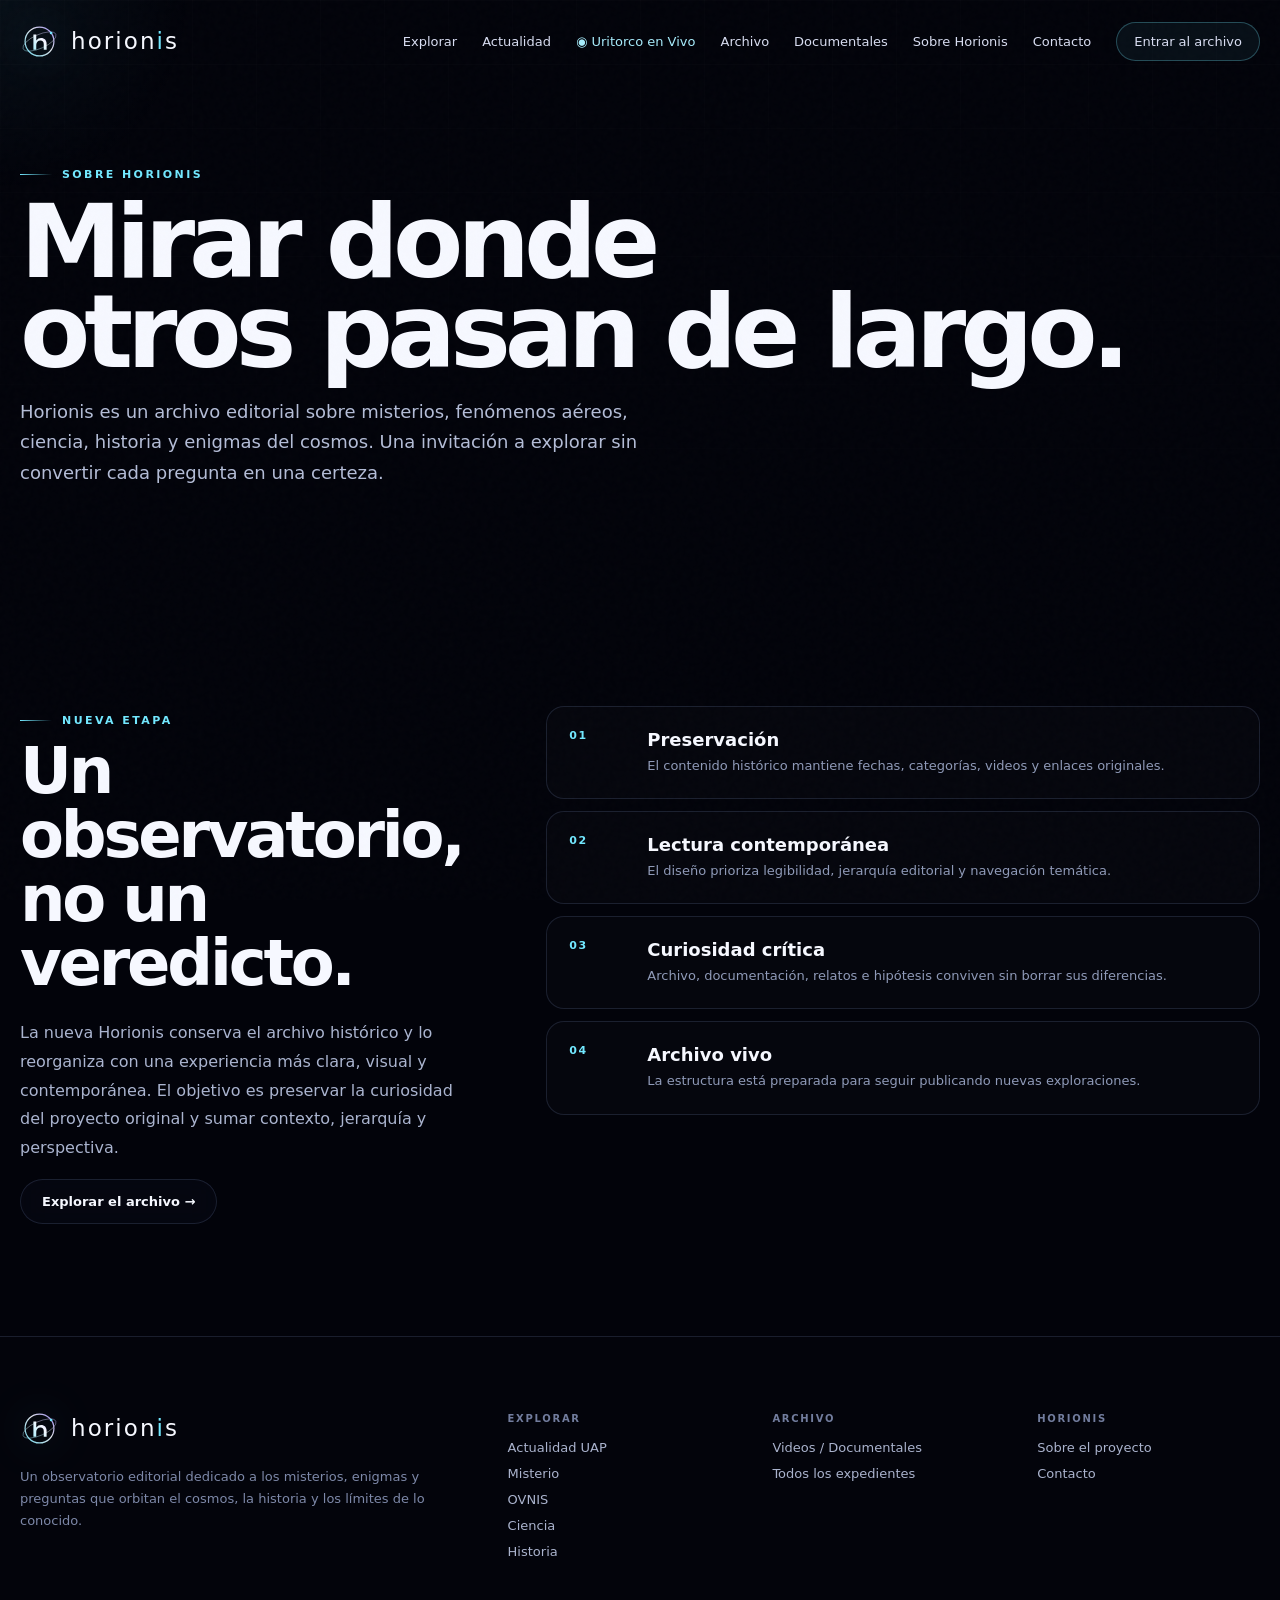
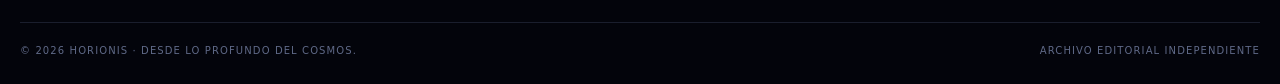
<file: sobre.html>
<!doctype html><html lang="es"><head><!-- Google tag (gtag.js) --><script async src="https://www.googletagmanager.com/gtag/js?id=G-SL8PKXR4TY"></script><script>window.dataLayer=window.dataLayer||[];function gtag(){dataLayer.push(arguments)}gtag('js',new Date());gtag('config','G-SL8PKXR4TY');</script><meta charset="utf-8"><meta name="viewport" content="width=device-width,initial-scale=1"><title>Sobre Horionis · Observatorio de Misterios</title><meta name="description" content="Conocé el concepto editorial, la historia y la nueva identidad de Horionis."><meta name="theme-color" content="#02030a"><link rel="canonical" href="https://horionis.com/sobre-horionis"><link rel="icon" href="assets/logo-horionis.svg"><link rel="stylesheet" href="css/styles-01.css"><link rel="stylesheet" href="css/styles-02.css"><link rel="stylesheet" href="css/styles-03.css"><link rel="stylesheet" href="css/styles-04.css"><link rel="stylesheet" href="css/styles-05.css"><link rel="stylesheet" href="css/styles-06.css"></head><body><div class="cursor-glow"></div><header class="nav"><div class="container nav-inner"><a class="brand" href="/"><img class="brand-mark" src="assets/logo-horionis.svg" alt="Horionis"><span class="wordmark">horion<i>i</i>s</span></a><nav class="nav-links" aria-label="Principal"><a href="/#explorar">Explorar</a><a href="/actualidad">Actualidad</a><a href="/uritorco-en-vivo" style="color:#a7ecfc;white-space:nowrap">◉ Uritorco en Vivo</a><a href="/archivo">Archivo</a><a href="/documentales">Documentales</a><a href="/sobre-horionis">Sobre Horionis</a><a href="/contacto">Contacto</a><a class="nav-cta" href="/archivo">Entrar al archivo</a></nav><button class="menu-btn" aria-label="Abrir menú">☰</button></div></header><main><section class="subpage-hero"><div class="container"><div class="eyebrow">Sobre Horionis</div><h1>Mirar donde<br>otros pasan de largo.</h1><p>Horionis es un archivo editorial sobre misterios, fenómenos aéreos, ciencia, historia y enigmas del cosmos. Una invitación a explorar sin convertir cada pregunta en una certeza.</p></div></section><section class="section"><div class="container"><div class="about-grid"><div class="manifesto-copy reveal"><div class="eyebrow">Nueva etapa</div><h2>Un observatorio, no un veredicto.</h2><p>La nueva Horionis conserva el archivo histórico y lo reorganiza con una experiencia más clara, visual y contemporánea. El objetivo es preservar la curiosidad del proyecto original y sumar contexto, jerarquía y perspectiva.</p><a class="btn secondary" href="/archivo">Explorar el archivo →</a></div><div class="principles"><div class="principle reveal"><b>01</b><div><h3>Preservación</h3><p>El contenido histórico mantiene fechas, categorías, videos y enlaces originales.</p></div></div><div class="principle reveal"><b>02</b><div><h3>Lectura contemporánea</h3><p>El diseño prioriza legibilidad, jerarquía editorial y navegación temática.</p></div></div><div class="principle reveal"><b>03</b><div><h3>Curiosidad crítica</h3><p>Archivo, documentación, relatos e hipótesis conviven sin borrar sus diferencias.</p></div></div><div class="principle reveal"><b>04</b><div><h3>Archivo vivo</h3><p>La estructura está preparada para seguir publicando nuevas exploraciones.</p></div></div></div></div></div></section></main><footer class="footer"><div class="container"><div class="footer-grid"><div class="footer-brand"><a class="brand" href="/"><img class="brand-mark" src="assets/logo-horionis.svg" alt="Horionis"><span class="wordmark">horion<i>i</i>s</span></a><p>Un observatorio editorial dedicado a los misterios, enigmas y preguntas que orbitan el cosmos, la historia y los límites de lo conocido.</p></div><div><h4>Explorar</h4><a href="/actualidad">Actualidad UAP</a><a href="/archivo?cat=Misterio">Misterio</a><a href="/archivo?cat=OVNIS">OVNIS</a><a href="/archivo?cat=Ciencia">Ciencia</a><a href="/archivo?cat=Historia">Historia</a></div><div><h4>Archivo</h4><a href="/documentales">Videos / Documentales</a><a href="/archivo">Todos los expedientes</a></div><div><h4>Horionis</h4><a href="/sobre-horionis">Sobre el proyecto</a><a href="/contacto">Contacto</a></div></div><div class="footer-bottom"><span>© <span id="year"></span> Horionis · Desde lo profundo del cosmos.</span><span>Archivo editorial independiente</span></div></div></footer><script src="js/common.js"></script></body></html>
</file>
<file: css/styles-01.css>
@charset "UTF-8";
:root{--bg:#02030a;--bg2:#060817;--bg3:#0a0d1d;--panel:rgba(9,12,27,.72);--panelSolid:#0b0f20;--text:#f6f8ff;--muted:#9ba6c7;--soft:#cbd2e8;--line:rgba(164,190,255,.14);--lineStrong:rgba(114,232,255,.28);--cyan:#72e8ff;--blue:#6f7cff;--violet:#9a86ff;--magenta:#ff7ac6;--success:#93ffd4;--max:1240px;--radius:26px;--shadow:0 24px 90px rgba(0,0,0,.44);--ease:cubic-bezier(.2,.8,.2,1)}
*{box-sizing:border-box}html{scroll-behavior:smooth;background:var(--bg)}body{margin:0;background:var(--bg);color:var(--text);font-family:Inter,ui-sans-serif,system-ui,-apple-system,BlinkMacSystemFont,"Segoe UI",sans-serif;overflow-x:hidden}body::before{content:"";position:fixed;inset:0;pointer-events:none;z-index:99;background-image:linear-gradient(rgba(255,255,255,.014) 1px,transparent 1px),linear-gradient(90deg,rgba(255,255,255,.012) 1px,transparent 1px);background-size:64px 64px;mask-image:linear-gradient(to bottom,#000,transparent 84%)}body::after{content:"";position:fixed;inset:0;pointer-events:none;z-index:100;opacity:.13;background:url("data:image/svg+xml,%3Csvg viewBox='0 0 180 180' xmlns='http://www.w3.org/2000/svg'%3E%3Cfilter id='n'%3E%3CfeTurbulence type='fractalNoise' baseFrequency='.9' numOctaves='4' stitchTiles='stitch'/%3E%3C/filter%3E%3Crect width='100%25' height='100%25' filter='url(%23n)' opacity='.14'/%3E%3C/svg%3E")}::selection{background:rgba(114,232,255,.24);color:#fff}a{color:inherit;text-decoration:none}button,input,textarea{font:inherit}.container{width:min(var(--max),calc(100% - 40px));margin:auto}.section{padding:112px 0;position:relative}.section.compact{padding:82px 0}.eyebrow{display:inline-flex;align-items:center;gap:10px;font-size:11px;letter-spacing:.22em;text-transform:uppercase;color:var(--cyan);font-weight:800}.eyebrow::before{content:"";width:32px;height:1px;background:linear-gradient(90deg,var(--cyan),transparent)}.glow{position:absolute;width:560px;height:560px;border-radius:50%;filter:blur(110px);opacity:.15;pointer-events:none;background:radial-gradient(circle,var(--blue),transparent 70%)}.muted{color:var(--muted)}
.nav{position:fixed;top:0;left:0;right:0;z-index:80;transition:.35s}.nav.scrolled{background:rgba(2,3,10,.74);backdrop-filter:blur(22px);border-bottom:1px solid var(--line)}.nav-inner{height:82px;display:flex;align-items:center;justify-content:space-between;gap:28px}.brand{display:flex;align-items:center;gap:12px;min-width:max-content}.brand-mark{width:39px;height:39px;object-fit:contain;filter:drop-shadow(0 0 22px rgba(114,232,255,.28))}.wordmark{font-size:23px;font-weight:300;letter-spacing:.09em}.wordmark i{font-style:normal;color:var(--cyan)}.brand-sub{display:none;color:#66708f;font-size:9px;text-transform:uppercase;letter-spacing:.18em}.nav-links{display:flex;align-items:center;gap:25px;color:#d8ddf1;font-size:13px}.nav-links li{list-style:none}.nav-links a{position:relative;transition:.25s}.nav-links>a:not(.nav-cta)::after{content:"";position:absolute;height:1px;left:0;right:100%;bottom:-7px;background:var(--cyan);transition:.3s}.nav-links>a:hover::after{right:0}.nav-cta{padding:11px 17px;border:1px solid rgba(114,232,255,.28);border-radius:999px;background:rgba(114,232,255,.055)}.nav-cta:hover{background:rgba(114,232,255,.11)}.menu-btn{display:none;background:none;border:0;color:#fff;font-size:25px;padding:10px;cursor:pointer}
</file>
<file: css/styles-02.css>
.hero{min-height:100svh;display:flex;align-items:center;position:relative;isolation:isolate;background:#02030a;overflow:hidden}.hero-bg{position:absolute;inset:0;z-index:-5;background:url('https://images.unsplash.com/photo-1446776811953-b23d57bd21aa?auto=format&fit=crop&w=2200&q=85') 70% center/cover no-repeat;transform:scale(1.045)}.hero-bg::after{content:"";position:absolute;inset:0;background:linear-gradient(90deg,rgba(1,2,9,.99) 0%,rgba(2,4,15,.84) 38%,rgba(4,6,20,.18) 76%),linear-gradient(0deg,#02030a 0%,transparent 28%,rgba(2,3,10,.35) 100%)}#starfield{position:absolute;inset:0;z-index:-3}.hero-orbit{position:absolute;right:6vw;top:17vh;width:min(43vw,640px);aspect-ratio:1;border:1px solid rgba(125,230,255,.13);border-radius:50%;z-index:-1;animation:spin 34s linear infinite}.hero-orbit::before,.hero-orbit::after{content:"";position:absolute;border:1px solid rgba(180,123,255,.12);border-radius:50%;inset:13%;transform:rotate(38deg)}.hero-orbit::after{inset:31%;border-color:rgba(255,255,255,.12)}.orbit-dot{position:absolute;width:9px;height:9px;border-radius:50%;background:var(--cyan);box-shadow:0 0 30px var(--cyan);left:50%;top:-5px}.hero-content{max-width:810px;padding-top:88px}.hero-kicker{display:flex;align-items:center;gap:14px;color:#d5dbf2;font-size:12px;letter-spacing:.17em;text-transform:uppercase;margin-bottom:24px}.pulse{width:8px;height:8px;border-radius:50%;background:var(--cyan);box-shadow:0 0 0 0 rgba(114,232,255,.6);animation:pulse 2s infinite}.hero h1{font-size:clamp(56px,7.2vw,110px);line-height:.9;letter-spacing:-.057em;margin:0;max-width:970px;font-weight:670}.hero h1 span{display:block;background:linear-gradient(110deg,#fff 12%,#90f0ff 47%,#b38bff 79%,#fff 112%);-webkit-background-clip:text;background-clip:text;color:transparent}.hero p{font-size:clamp(18px,1.6vw,22px);line-height:1.66;color:#b7bfdc;max-width:680px;margin:31px 0 36px}.hero-actions{display:flex;gap:13px;flex-wrap:wrap}.btn{border:1px solid var(--line);padding:14px 21px;border-radius:999px;display:inline-flex;align-items:center;justify-content:center;gap:10px;font-weight:700;font-size:13px;transition:.25s var(--ease);cursor:pointer;color:var(--text)}.btn.primary{background:linear-gradient(115deg,rgba(114,232,255,.98),rgba(111,124,255,.98));color:#03040b;border:0;box-shadow:0 14px 40px rgba(104,159,255,.22)}.btn:hover{transform:translateY(-2px)}.btn.secondary{background:rgba(8,10,22,.5);backdrop-filter:blur(16px)}.btn.ghost{background:transparent}.hero-meta{display:flex;gap:30px;margin-top:54px;color:#8994b4;font-size:10px;text-transform:uppercase;letter-spacing:.15em}.hero-meta b{display:block;color:#fff;font-size:20px;letter-spacing:0;text-transform:none;margin-bottom:5px}.scroll-cue{position:absolute;bottom:30px;left:50%;transform:translateX(-50%);font-size:10px;letter-spacing:.2em;color:#7e88a8;text-transform:uppercase;display:flex;align-items:center;gap:11px}.scroll-cue::before{content:"";height:28px;width:1px;background:linear-gradient(var(--cyan),transparent);animation:scroll 1.8s infinite}
.signal-strip{border-block:1px solid var(--line);background:#060815;overflow:hidden}.marquee{display:flex;width:max-content;animation:marquee 48s linear infinite}.signal-strip:hover .marquee{animation-play-state:paused}.signal-item{padding:14px 29px;border-right:1px solid var(--line);color:#bcc5df;font-size:12px;white-space:nowrap}.signal-item b{color:var(--cyan);margin-right:10px;font-size:9px;letter-spacing:.17em}.section-head{display:flex;justify-content:space-between;gap:48px;align-items:end;margin-bottom:42px}.section-title{font-size:clamp(40px,5vw,72px);letter-spacing:-.048em;line-height:.98;margin:14px 0 0}.section-copy{max-width:530px;color:var(--muted);line-height:1.75;font-size:15px}.featured-grid{display:grid;grid-template-columns:1.35fr .8fr .8fr;grid-template-rows:repeat(2,270px);gap:18px}.featured-card{position:relative;overflow:hidden;border-radius:var(--radius);border:1px solid var(--line);background:#0b0d19;min-height:270px;box-shadow:var(--shadow);transform-style:preserve-3d}.featured-card:first-child{grid-row:1/3}.featured-card:nth-child(2){grid-column:2/4}.featured-img{position:absolute;inset:0;width:100%;height:100%;object-fit:cover;transition:transform .75s var(--ease)}.featured-card:hover .featured-img{transform:scale(1.055)}.featured-card::after{content:"";position:absolute;inset:0;background:linear-gradient(0deg,rgba(2,4,12,.97),rgba(3,5,14,.12) 78%)}.featured-body{position:absolute;z-index:2;left:25px;right:25px;bottom:24px}.tag{font-size:9px;text-transform:uppercase;letter-spacing:.18em;color:var(--cyan);font-weight:900}.featured-card h3{font-size:clamp(20px,2vw,32px);line-height:1.08;margin:9px 0 8px;letter-spacing:-.03em}.featured-card p{margin:0;color:#aeb7d4;font-size:12px;line-height:1.55;display:-webkit-box;-webkit-line-clamp:2;-webkit-box-orient:vertical;overflow:hidden}.feature-number{position:absolute;top:21px;right:21px;z-index:3;color:rgba(255,255,255,.45);font-size:10px;letter-spacing:.18em}
</file>
<file: css/styles-03.css>
.topics{background:radial-gradient(circle at 50% 30%,rgba(90,83,220,.13),transparent 42%)}.topic-grid{display:grid;grid-template-columns:repeat(5,1fr);gap:14px}.topic-card{position:relative;min-height:220px;border:1px solid var(--line);border-radius:22px;padding:24px;background:linear-gradient(145deg,rgba(16,19,39,.78),rgba(7,9,20,.66));overflow:hidden;transition:.3s}.topic-card:hover{border-color:rgba(114,232,255,.38);transform:translateY(-5px)}.topic-index{font-size:10px;color:#68718e}.topic-card h3{font-size:22px;margin:72px 0 6px}.topic-card p{margin:0;color:#8892b1;font-size:12px}.topic-ring{position:absolute;width:112px;height:112px;border:1px solid rgba(114,232,255,.14);border-radius:50%;right:-28px;top:-28px}.topic-ring::after{content:"";position:absolute;inset:20px;border:1px dashed rgba(180,123,255,.16);border-radius:50%;animation:spin 12s linear infinite}
.panel-grid{display:grid;grid-template-columns:1fr 1fr;gap:18px}.cosmos-panel{min-height:430px;border:1px solid var(--line);border-radius:var(--radius);overflow:hidden;position:relative;background:var(--panelSolid);box-shadow:var(--shadow)}.cosmos-panel.media{background:url('https://images.unsplash.com/photo-1451187580459-43490279c0fa?auto=format&fit=crop&w=1800&q=80') center/cover no-repeat}.cosmos-panel.media::after{content:"";position:absolute;inset:0;background:linear-gradient(0deg,rgba(2,3,10,.95),rgba(2,3,10,.12))}.panel-content{position:absolute;z-index:2;inset:auto 30px 28px}.panel-content h3{font-size:clamp(29px,3vw,46px);letter-spacing:-.04em;margin:10px 0 13px}.panel-content p{color:#b5bdd7;line-height:1.7;max-width:560px}.data-panel{padding:30px;background:linear-gradient(145deg,rgba(15,20,43,.95),rgba(5,8,20,.95))}.data-grid{display:grid;grid-template-columns:1fr 1fr;gap:12px;margin-top:34px}.data-cell{border:1px solid var(--line);border-radius:18px;padding:20px;background:rgba(255,255,255,.018)}.data-cell b{display:block;font-size:32px;letter-spacing:-.04em}.data-cell span{font-size:10px;color:#8995b7;text-transform:uppercase;letter-spacing:.13em}.radar{width:170px;aspect-ratio:1;border:1px solid rgba(114,232,255,.2);border-radius:50%;position:absolute;right:28px;top:28px;background:repeating-radial-gradient(circle,transparent 0 20px,rgba(114,232,255,.06) 21px 22px)}.radar::before{content:"";position:absolute;inset:50% 0 auto 50%;height:1px;width:50%;background:linear-gradient(90deg,var(--cyan),transparent);transform-origin:left;animation:spin 4.5s linear infinite;box-shadow:0 0 14px var(--cyan)}
.archive{background:linear-gradient(180deg,#02030a,#060817 54%,#02030a)}.archive-toolbar{display:grid;grid-template-columns:1fr auto;gap:20px;margin-bottom:30px;align-items:start}.search{position:relative}.search input{width:100%;height:54px;border-radius:999px;border:1px solid var(--line);background:rgba(10,13,28,.68);color:#fff;padding:0 22px 0 50px;outline:none}.search input:focus{border-color:var(--lineStrong);box-shadow:0 0 0 4px rgba(114,232,255,.045)}.search::before{content:"⌕";position:absolute;left:20px;top:11px;font-size:25px;color:#74809e}.filters{display:flex;gap:8px;flex-wrap:wrap}.filter-btn{border:1px solid var(--line);background:rgba(10,13,28,.6);color:#aab3cf;padding:10px 14px;border-radius:999px;cursor:pointer;font-size:12px}.filter-btn.active,.filter-btn:hover{color:#061019;background:var(--cyan);border-color:transparent}.blog-grid{display:grid;grid-template-columns:repeat(3,1fr);gap:18px}.post-card{border:1px solid var(--line);background:rgba(9,12,26,.72);border-radius:22px;overflow:hidden;transition:.32s var(--ease);position:relative}.post-card:hover{transform:translateY(-6px);border-color:rgba(114,232,255,.34);box-shadow:0 20px 50px rgba(0,0,0,.3)}.post-media{height:220px;position:relative;overflow:hidden;background:#0b0d17}.post-media img{width:100%;height:100%;object-fit:cover;transition:.55s}.post-card:hover .post-media img{transform:scale(1.045)}.post-media::after{content:"";position:absolute;inset:0;background:linear-gradient(0deg,rgba(6,7,15,.72),transparent 66%)}.post-body{padding:22px}.post-meta{display:flex;justify-content:space-between;gap:15px;color:#7f89a7;font-size:9px;text-transform:uppercase;letter-spacing:.14em}.post-meta span:first-child{color:var(--cyan)}.post-card h3{font-size:21px;line-height:1.18;letter-spacing:-.025em;margin:13px 0 10px}.post-card p{font-size:13px;color:#98a3c0;line-height:1.62;margin:0;display:-webkit-box;-webkit-line-clamp:3;-webkit-box-orient:vertical;overflow:hidden}.readmore{display:inline-block;margin-top:18px;color:#dce4fa;font-size:11px;font-weight:800;letter-spacing:.08em;text-transform:uppercase}.loadmore-wrap{text-align:center;margin-top:34px}.no-results{grid-column:1/-1;padding:70px 20px;text-align:center;border:1px dashed var(--line);border-radius:22px;color:#7e89a8}
</file>
<file: css/styles-04.css>
.case-grid{display:grid;grid-template-columns:repeat(4,1fr);gap:14px}.case-card{min-height:320px;position:relative;border:1px solid var(--line);border-radius:22px;overflow:hidden;background:#090c18}.case-card img{position:absolute;inset:0;width:100%;height:100%;object-fit:cover;transition:.6s var(--ease)}.case-card::after{content:"";position:absolute;inset:0;background:linear-gradient(0deg,rgba(2,3,10,.98),rgba(2,3,10,.08) 75%)}.case-card:hover img{transform:scale(1.05)}.case-body{position:absolute;z-index:2;inset:auto 22px 22px}.case-body small{color:var(--cyan);font-size:9px;text-transform:uppercase;letter-spacing:.15em}.case-body h3{font-size:22px;line-height:1.12;letter-spacing:-.03em;margin:9px 0 0}.case-code{position:absolute;z-index:3;top:18px;left:18px;font-size:9px;letter-spacing:.18em;color:#c7d0e9;background:rgba(3,4,12,.62);border:1px solid var(--line);padding:7px 9px;border-radius:999px;backdrop-filter:blur(10px)}
.video-rail{display:grid;grid-template-columns:1.15fr .85fr;gap:18px}.video-feature,.video-list{border:1px solid var(--line);border-radius:var(--radius);overflow:hidden;background:rgba(9,12,26,.7)}.video-feature-media{aspect-ratio:16/9;position:relative;background:#070914;overflow:hidden}.video-feature-media img{width:100%;height:100%;object-fit:cover}.video-feature-media::after{content:"";position:absolute;inset:0;background:linear-gradient(0deg,rgba(3,4,12,.8),transparent 60%)}.play-orbit{position:absolute;z-index:2;left:50%;top:50%;transform:translate(-50%,-50%);width:84px;height:84px;border-radius:50%;border:1px solid rgba(114,232,255,.42);display:grid;place-items:center;background:rgba(2,4,12,.48);backdrop-filter:blur(10px);font-size:26px}.video-feature-body{padding:26px}.video-feature-body h3{font-size:30px;letter-spacing:-.035em;margin:10px 0}.video-feature-body p{color:var(--muted);line-height:1.6}.video-list{padding:10px 20px}.video-row{display:grid;grid-template-columns:92px 1fr;gap:16px;padding:16px 0;border-bottom:1px solid var(--line);align-items:center}.video-row:last-child{border:0}.video-thumb{width:92px;height:65px;border-radius:12px;object-fit:cover;background:#0c0f20}.video-row h4{margin:4px 0 0;font-size:15px;line-height:1.25}.video-row span{font-size:9px;color:var(--cyan);text-transform:uppercase;letter-spacing:.14em}
.observatory{padding:120px 0;background:url('https://images.unsplash.com/photo-1444703686981-a3abbc4d4fe3?auto=format&fit=crop&w=2200&q=80') center/cover fixed no-repeat;position:relative}.observatory::before{content:"";position:absolute;inset:0;background:linear-gradient(90deg,rgba(2,3,10,.96),rgba(2,3,10,.52)),linear-gradient(0deg,#02030a 0%,transparent 26%,#02030a 100%)}.observatory-card{position:relative;max-width:780px;border-left:1px solid var(--cyan);padding:22px 0 22px 32px}.observatory-card h2{font-size:clamp(44px,5vw,76px);line-height:.98;letter-spacing:-.05em;margin:14px 0 24px}.observatory-card p{font-size:18px;line-height:1.8;color:#c0c8de}.quote-line{height:1px;width:150px;background:linear-gradient(90deg,var(--cyan),transparent);margin-top:28px}.about-grid{display:grid;grid-template-columns:.78fr 1.22fr;gap:70px;align-items:start}.manifesto-copy h2{font-size:clamp(42px,5vw,70px);letter-spacing:-.05em;line-height:1;margin:12px 0 24px}.manifesto-copy p{color:#aab4cf;line-height:1.8;font-size:16px}.principles{display:grid;gap:12px}.principle{display:grid;grid-template-columns:60px 1fr;gap:18px;padding:22px;border:1px solid var(--line);border-radius:18px;background:rgba(255,255,255,.015)}.principle b{font-size:11px;color:var(--cyan);letter-spacing:.14em}.principle h3{margin:0 0 6px;font-size:18px}.principle p{margin:0;color:#8f9ab8;line-height:1.55;font-size:13px}
.newsletter-box{border:1px solid var(--line);border-radius:30px;padding:48px;display:grid;grid-template-columns:1fr 1fr;gap:48px;align-items:center;background:linear-gradient(120deg,rgba(21,27,57,.74),rgba(7,10,24,.74)),url('https://images.unsplash.com/photo-1454789548928-9efd52dc4031?auto=format&fit=crop&w=1600&q=75') right center/auto 100% no-repeat;position:relative;overflow:hidden}.newsletter-box::after{content:"";position:absolute;inset:0;background:linear-gradient(90deg,rgba(5,7,18,.98) 0 52%,rgba(5,7,18,.65) 78%,rgba(5,7,18,.72))}.newsletter-box>*{position:relative;z-index:2}.newsletter-box h2{font-size:clamp(36px,4vw,58px);margin:11px 0;letter-spacing:-.045em}.newsletter-box p{color:#a9b3ce;line-height:1.7}.newsletter-form{display:flex;gap:9px;padding:7px;border:1px solid var(--line);border-radius:999px;background:rgba(5,7,18,.78)}.newsletter-form input{flex:1;min-width:0;background:transparent;border:0;outline:none;color:#fff;padding:0 14px}.newsletter-note{color:#6f7896;font-size:10px;margin:10px 12px}.contact-strip{display:grid;grid-template-columns:1fr auto;gap:30px;align-items:center;padding:28px 30px;border:1px solid var(--line);border-radius:22px;background:linear-gradient(90deg,rgba(114,232,255,.05),rgba(154,134,255,.04))}.contact-strip h3{font-size:26px;margin:0 0 6px}.contact-strip p{margin:0;color:var(--muted)}

/* Actualidad UAP */
.page-hero.live-hero{position:relative;overflow:hidden;background:linear-gradient(90deg,rgba(2,3,10,.48) 0%,rgba(2,3,10,.32) 36%,rgba(2,3,10,.10) 62%,rgba(2,3,10,.14) 100%),url('/assets/actualidad-orion-bg.svg?v=20261005-2340') center right/cover no-repeat}
.live-hero::after{display:none}
.live-hero .container{position:relative;z-index:1}
.live-hero .eyebrow{display:flex;align-items:center;gap:10px}.live-stamp{margin-top:30px;color:#73809f;font-size:10px;letter-spacing:.14em;text-transform:uppercase}
.live-section{background:linear-gradient(180deg,#02030a,#050716)}.live-videos-section{background:radial-gradient(circle at 20% 30%,rgba(96,165,250,.07),transparent 30%),#02030a}
.live-news-grid{display:grid;grid-template-columns:repeat(3,1fr);gap:14px}.live-news-card{min-height:210px;padding:22px;border:1px solid var(--line);border-radius:20px;background:linear-gradient(145deg,rgba(15,19,39,.82),rgba(6,8,18,.78));display:flex;flex-direction:column;transition:.28s var(--ease)}.live-news-card:hover{transform:translateY(-5px);border-color:rgba(114,232,255,.32);box-shadow:0 18px 46px rgba(0,0,0,.25)}.live-card-top{display:flex;align-items:center;gap:8px;color:#7e89a8;font-size:9px;text-transform:uppercase;letter-spacing:.11em}.live-card-top time{margin-left:auto;white-space:nowrap}.live-dot{width:6px;height:6px;border-radius:50%;background:var(--cyan);box-shadow:0 0 12px rgba(114,232,255,.8)}.live-news-card h3{font-size:19px;line-height:1.25;letter-spacing:-.025em;margin:20px 0 24px}.live-arrow{margin-top:auto;color:var(--cyan);font-size:10px;text-transform:uppercase;letter-spacing:.1em}
.live-video-grid{display:grid;grid-template-columns:repeat(3,1fr);gap:14px}.live-video-card{border:1px solid var(--line);border-radius:22px;overflow:hidden;background:rgba(8,11,24,.82);min-width:0;transition:.28s var(--ease)}.live-video-card:hover{transform:translateY(-4px);border-color:rgba(154,134,255,.33)}.live-video-hit{all:unset;display:block;width:100%;cursor:pointer;color:inherit}.live-video-media{position:relative;aspect-ratio:16/9;background:#080b18;overflow:hidden}.live-video-media img{width:100%;height:100%;object-fit:cover;display:block;transition:.5s}.live-video-card:hover .live-video-media img{transform:scale(1.04)}.live-video-media::after{content:"";position:absolute;inset:0;background:linear-gradient(0deg,rgba(2,3,10,.6),transparent 62%)}.live-play{position:absolute;z-index:2;left:50%;top:50%;transform:translate(-50%,-50%);width:58px;height:58px;border-radius:50%;display:grid;place-items:center;background:rgba(4,7,18,.72);border:1px solid rgba(114,232,255,.38);backdrop-filter:blur(10px);font-size:18px;padding-left:3px}.live-lang{position:absolute;z-index:2;right:12px;top:12px;padding:6px 8px;border-radius:999px;border:1px solid rgba(255,255,255,.12);background:rgba(3,5,14,.62);font-size:8px;letter-spacing:.15em}.live-video-copy{padding:18px}.live-video-copy h3{font-size:17px;line-height:1.28;letter-spacing:-.02em;margin:12px 0 0}.live-embed{aspect-ratio:16/9;background:#000}.live-embed iframe{width:100%;height:100%;border:0;display:block}.editorial-disclaimer{margin-top:28px;padding:18px 22px;border:1px solid var(--line);border-left-color:rgba(114,232,255,.45);border-radius:14px;background:rgba(114,232,255,.025);color:#8490ae;font-size:11px;line-height:1.65}.editorial-disclaimer b{color:#b9c6e2}
.live-skeleton{height:210px;border-radius:20px;border:1px solid var(--line);background:linear-gradient(90deg,rgba(255,255,255,.025),rgba(255,255,255,.06),rgba(255,255,255,.025));background-size:200% 100%;animation:liveShimmer 1.5s linear infinite}.live-skeleton.video{height:auto;aspect-ratio:16/9}.live-empty{grid-column:1/-1;padding:40px;border:1px dashed var(--line);border-radius:18px;color:#7f8aa7;text-align:center}.live-offline{display:none}@keyframes liveShimmer{to{background-position:-200% 0}}
.live-home-section{background:radial-gradient(circle at 82% 14%,rgba(114,232,255,.09),transparent 28%),linear-gradient(180deg,#050716,#02030a)}.live-home-grid{display:grid;grid-template-columns:.9fr 1.1fr;gap:18px}.live-home-news,.live-home-videos{display:grid;gap:12px}.live-home-news .live-news-card.compact{min-height:0;padding:18px}.live-home-news .live-news-card.compact h3{font-size:16px;margin:12px 0 14px}.live-home-videos{grid-template-columns:1fr 1fr}.live-video-card.compact .live-video-copy{padding:14px}.live-video-card.compact .live-video-copy h3{font-size:14px}.live-video-card.compact .live-play{width:48px;height:48px}.live-home-cta{display:flex;justify-content:flex-end;margin-top:22px}
@media(max-width:980px){.live-news-grid,.live-video-grid{grid-template-columns:repeat(2,1fr)}.live-home-grid{grid-template-columns:1fr}.live-home-videos{grid-template-columns:repeat(2,1fr)}}
@media(max-width:620px){.live-news-grid,.live-video-grid,.live-home-videos{grid-template-columns:1fr}.live-news-card{min-height:0}.page-hero.live-hero{background-position:70% center}.live-home-cta{justify-content:flex-start}}
.live-channel-live{position:absolute;z-index:2;left:12px;bottom:12px;padding:7px 9px;border-radius:999px;background:rgba(3,5,14,.72);border:1px solid rgba(114,232,255,.22);font-size:8px;font-weight:800;letter-spacing:.12em;color:#d9f8ff}.live-channel-card .live-video-media::before{content:"";position:absolute;inset:0;z-index:1;background:radial-gradient(circle at 50% 50%,transparent 0 24%,rgba(2,3,10,.08) 62%,rgba(2,3,10,.55) 100%)}

.live-news-card{padding:0;overflow:hidden}.live-news-media{aspect-ratio:16/9;background:#080b18;overflow:hidden;border-bottom:1px solid var(--line)}.live-news-media img{width:100%;height:100%;object-fit:cover;display:block;transition:.5s var(--ease)}.live-news-card:hover .live-news-media img{transform:scale(1.035)}.live-news-copy{padding:18px 20px 20px;display:flex;flex-direction:column;flex:1}.live-news-card.compact .live-news-media{aspect-ratio:16/8.5}.live-news-card.compact .live-news-copy{padding:14px 16px 16px}.live-news-card.compact{padding:0}.live-news-card.compact h3{margin:10px 0 12px}.live-channel-card .live-video-copy h3{min-height:2.55em}.live-home-videos .live-channel-card .live-video-copy h3{min-height:0}
</file>
<file: css/styles-05.css>
.page-hero{padding:176px 0 78px;background:radial-gradient(circle at 80% 10%,rgba(111,124,255,.2),transparent 33%),linear-gradient(#050717,#02030a);border-bottom:1px solid var(--line)}.page-hero h1{font-size:clamp(58px,8vw,110px);line-height:.85;letter-spacing:-.06em;margin:18px 0 30px}.page-hero p{max-width:670px;color:#9fa9c6;line-height:1.75;font-size:17px}.archive-stats{display:grid;grid-template-columns:repeat(4,1fr);gap:10px;margin-top:48px;max-width:820px}.archive-stats>div{padding:18px 20px;border:1px solid var(--line);border-radius:18px;background:rgba(255,255,255,.015)}.archive-stats b{display:block;font-size:26px}.archive-stats span{font-size:9px;color:#76819e;text-transform:uppercase;letter-spacing:.14em}
.article-hero{padding:175px 0 50px;background:radial-gradient(circle at 70% 20%,rgba(111,124,255,.17),transparent 34%)}.article-shell{width:min(860px,calc(100% - 40px));margin:auto}.article-cats{display:flex;gap:8px;flex-wrap:wrap}.article-cats span{border:1px solid rgba(114,232,255,.28);color:var(--cyan);padding:7px 11px;border-radius:999px;font-size:9px;text-transform:uppercase;letter-spacing:.13em}.article-title{font-size:clamp(46px,6vw,78px);line-height:.98;letter-spacing:-.052em;margin:20px 0 24px}.article-submeta{display:flex;gap:10px;flex-wrap:wrap;color:#7f89a9;font-size:11px;text-transform:uppercase;letter-spacing:.1em}.article-cover{width:min(1160px,calc(100% - 40px));height:min(64vw,650px);margin:10px auto 60px;border-radius:30px;overflow:hidden;border:1px solid var(--line);box-shadow:var(--shadow);background:#090c18}.article-cover img{width:100%;height:100%;object-fit:cover}.article-note{padding:17px 20px;border:1px solid var(--line);border-left-color:var(--cyan);border-radius:14px;color:#8995b5;background:rgba(114,232,255,.025);font-size:12px;line-height:1.55;margin-bottom:36px}.article-content{font-size:18px;line-height:1.85;color:#d5daea;padding-bottom:50px}.article-content p{margin:0 0 1.3em}.article-content h2,.article-content h3{color:#fff;letter-spacing:-.03em;margin-top:2em}.article-content img{max-width:100%;height:auto;border-radius:16px;margin:24px auto;display:block}.article-content iframe{width:100%;aspect-ratio:16/9;height:auto;border:0;border-radius:18px;margin:28px 0;background:#000}.article-content a{color:var(--cyan);text-decoration:underline;text-decoration-color:rgba(114,232,255,.3);text-underline-offset:3px}.article-content blockquote{margin:30px 0;padding:18px 24px;border-left:2px solid var(--violet);background:rgba(154,134,255,.05);border-radius:0 16px 16px 0}.article-back{display:flex;gap:10px;flex-wrap:wrap;padding:30px 0 95px;border-top:1px solid var(--line)}.related{padding-bottom:100px}.related-grid{display:grid;grid-template-columns:repeat(3,1fr);gap:14px}
.subpage-hero{min-height:66vh;display:flex;align-items:end;padding:150px 0 78px;background:linear-gradient(0deg,#02030a,rgba(2,3,10,.28)),url('https://images.unsplash.com/photo-1462331940025-496dfbfc7564?auto=format&fit=crop&w=1600&q=80') center/cover no-repeat}.subpage-hero h1{font-size:clamp(58px,8vw,108px);line-height:.88;letter-spacing:-.06em;margin:16px 0 20px}.subpage-hero p{font-size:18px;line-height:1.7;color:#b4bdd7;max-width:680px}.contact-grid{display:grid;grid-template-columns:.85fr 1.15fr;gap:18px}.contact-card,.form-card{border:1px solid var(--line);border-radius:var(--radius);padding:30px;background:var(--panel)}.contact-card h2,.form-card h2{font-size:35px;letter-spacing:-.04em;margin:12px 0}.contact-card p{color:var(--muted);line-height:1.7}.form-grid{display:grid;grid-template-columns:1fr 1fr;gap:12px}.field{display:grid;gap:7px}.field.full{grid-column:1/-1}.field label{font-size:10px;text-transform:uppercase;letter-spacing:.13em;color:#8792b1}.field input,.field textarea{width:100%;border:1px solid var(--line);border-radius:14px;background:#080b18;color:#fff;padding:14px;outline:none}.field textarea{min-height:160px;resize:vertical}.field input:focus,.field textarea:focus{border-color:var(--lineStrong)}.form-status{font-size:12px;color:var(--success);min-height:18px;margin-top:10px}.legacy-card{margin-top:18px;border:1px solid var(--line);border-radius:22px;overflow:hidden;background:#070914}.legacy-card img{display:block;width:100%;height:auto}.legacy-card div{padding:20px;color:#8d98b6;font-size:12px;line-height:1.6}

.article-content figure.wp-caption{max-width:100%!important;margin:30px auto!important;float:none!important}
.article-content figure.wp-caption img{margin:0 auto 10px}
.article-content .wp-caption-text{font-size:12px;line-height:1.5;color:#8e9ab9;text-align:center}
.article-content img.legacy-media-placeholder{width:min(100%,520px);min-height:180px;object-fit:cover;border:1px solid rgba(114,232,255,.16);background:#080b18}
.article-content p>img.legacy-media-placeholder{margin:28px auto}
</file>
<file: css/styles-06.css>
.footer{padding:72px 0 28px;border-top:1px solid var(--line);background:#03040b}.footer-grid{display:grid;grid-template-columns:2fr 1fr 1fr 1fr;gap:42px}.footer-brand p{max-width:520px;color:#7d88a8;line-height:1.7;font-size:13px;margin-top:18px}.footer h4{font-size:10px;text-transform:uppercase;letter-spacing:.17em;color:#727d9e;margin:4px 0 16px}.footer a:not(.brand){display:block;color:#aab3cd;font-size:13px;margin:11px 0}.footer a:hover{color:#fff}.footer-bottom{margin-top:52px;padding-top:22px;border-top:1px solid var(--line);display:flex;justify-content:space-between;color:#5f6987;font-size:10px;text-transform:uppercase;letter-spacing:.11em}.cursor-glow{position:fixed;width:400px;height:400px;border-radius:50%;background:radial-gradient(circle,rgba(114,232,255,.055),transparent 68%);transform:translate(-50%,-50%);pointer-events:none;z-index:0}.reveal{opacity:0;transform:translateY(22px);transition:.75s var(--ease)}.reveal.in{opacity:1;transform:none}
@keyframes spin{to{transform:rotate(360deg)}}@keyframes pulse{70%{box-shadow:0 0 0 9px rgba(114,232,255,0)}}@keyframes scroll{0%,100%{opacity:.3;transform:scaleY(.6);transform-origin:top}50%{opacity:1;transform:scaleY(1)}}@keyframes marquee{to{transform:translateX(-50%)}}
@media(max-width:1050px){.case-grid{grid-template-columns:repeat(2,1fr)}.nav-links{gap:16px}.featured-grid{grid-template-columns:1.15fr 1fr;grid-template-rows:330px 260px}.featured-card:first-child{grid-row:auto}.featured-card:nth-child(2){grid-column:auto}.featured-card:nth-child(3),.featured-card:nth-child(4){grid-column:auto}.topic-grid{grid-template-columns:repeat(3,1fr)}.blog-grid{grid-template-columns:repeat(2,1fr)}.footer-grid{grid-template-columns:1.6fr 1fr 1fr}.footer-grid>div:last-child{display:none}.video-rail{grid-template-columns:1fr}.about-grid{grid-template-columns:1fr;gap:32px}}
@media(max-width:760px){.case-grid{grid-template-columns:1fr}.container{width:min(var(--max),calc(100% - 28px))}.section{padding:82px 0}.nav-inner{height:72px}.menu-btn{display:block}.nav-links{position:absolute;top:72px;left:14px;right:14px;display:none;flex-direction:column;align-items:stretch;gap:0;padding:12px;border:1px solid var(--line);border-radius:18px;background:rgba(4,6,15,.96);backdrop-filter:blur(22px)}.nav-links.mobile-open{display:flex}.nav-links a{padding:14px}.nav-cta{text-align:center;margin-top:5px}.hero{min-height:880px}.hero-bg{background-position:64% center}.hero-bg::after{background:linear-gradient(0deg,#02030a 0%,rgba(2,3,10,.54) 60%,rgba(2,3,10,.78) 100%),linear-gradient(90deg,rgba(2,3,10,.86),rgba(2,3,10,.16))}.hero-content{padding-top:70px}.hero h1{font-size:clamp(53px,17vw,78px)}.hero p{font-size:17px}.hero-meta{gap:15px;display:grid;grid-template-columns:repeat(3,1fr)}.hero-meta b{font-size:18px}.hero-orbit{width:74vw;right:-15vw;top:15vh;opacity:.55}.scroll-cue{display:none}.section-head{align-items:start;flex-direction:column;gap:20px}.featured-grid{display:grid;grid-template-columns:1fr;grid-template-rows:none}.featured-card,.featured-card:first-child,.featured-card:nth-child(2){grid-column:auto;grid-row:auto;min-height:340px}.topic-grid{grid-template-columns:1fr 1fr}.topic-card{min-height:190px}.panel-grid{grid-template-columns:1fr}.cosmos-panel{min-height:390px}.archive-toolbar{grid-template-columns:1fr}.blog-grid{grid-template-columns:1fr}.post-media{height:240px}.newsletter-box{grid-template-columns:1fr;padding:28px;background:linear-gradient(120deg,rgba(9,12,28,.94),rgba(7,10,24,.9)),url('https://images.unsplash.com/photo-1454789548928-9efd52dc4031?auto=format&fit=crop&w=1600&q=75') center/cover}.newsletter-form{flex-direction:column;border-radius:18px}.newsletter-form input{min-height:48px}.archive-stats{grid-template-columns:1fr 1fr}.article-cover{height:56vw;min-height:280px;margin-bottom:40px}.article-content{font-size:17px}.related-grid{grid-template-columns:1fr}.footer-grid{grid-template-columns:1fr 1fr}.footer-brand{grid-column:1/-1}.footer-bottom{flex-direction:column;gap:9px}.contact-strip{grid-template-columns:1fr}.contact-grid{grid-template-columns:1fr}.form-grid{grid-template-columns:1fr}.field.full{grid-column:auto}.subpage-hero{min-height:75vh;background-position:48% center}.radar{opacity:.5;transform:scale(.75);transform-origin:top right}}
@media(max-width:470px){.topic-grid{grid-template-columns:1fr}.hero-meta{grid-template-columns:1fr 1fr}.hero-meta>div:last-child{grid-column:1/-1}.archive-stats{grid-template-columns:1fr 1fr}.footer-grid{grid-template-columns:1fr}.newsletter-box{border-radius:22px}.page-hero h1,.subpage-hero h1{font-size:56px}.article-title{font-size:43px}}
@media(prefers-reduced-motion:reduce){*{scroll-behavior:auto!important;animation:none!important;transition:none!important}.cursor-glow{display:none}.reveal{opacity:1;transform:none}.observatory{background-attachment:scroll}}
</file>
